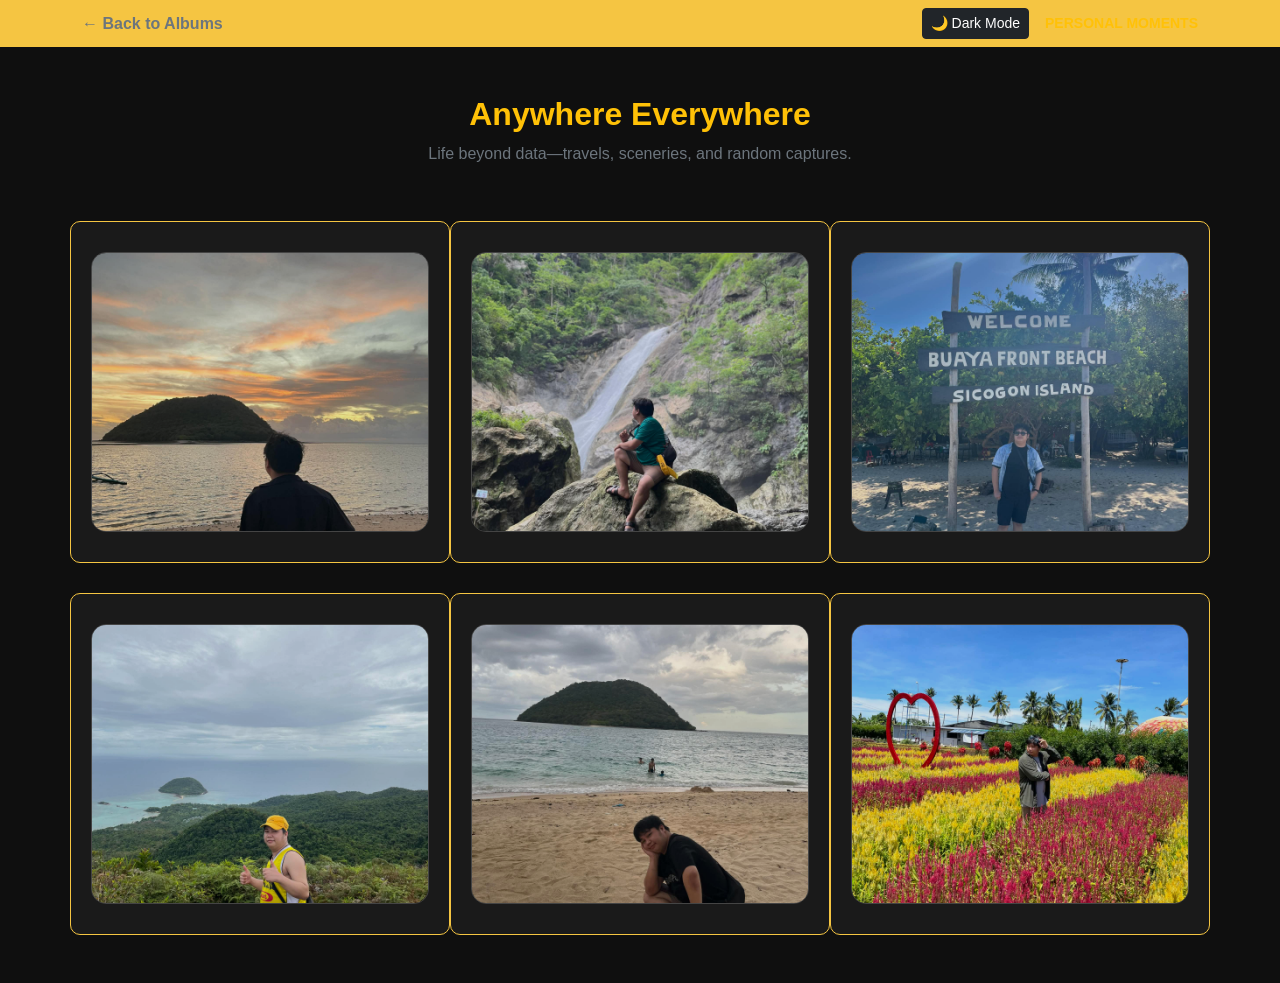
<file: album-anywhere.html>
<!DOCTYPE html>
<html lang="en">
<head>
    <meta charset="UTF-8">
    <meta name="viewport" content="width=device-width, initial-scale=1.0">
    <title>Anywhere Everywhere | Jizryl Arboleda</title>
    <link href="https://cdn.jsdelivr.net/npm/bootstrap@5.3.2/dist/css/bootstrap.min.css" rel="stylesheet">
    <link rel="stylesheet" href="style.css">
    <style>
        /* --- ANIMATIONS --- */
        @keyframes floatCard {
            0% { transform: translateY(0px); }
            50% { transform: translateY(-12px); }
            100% { transform: translateY(0px); }
        }

        .photo-card {
            cursor: pointer;
            overflow: hidden;
            border-radius: 15px;
            border: 1px solid #444;
            transition: all 0.4s ease;
            height: 280px;
            animation: floatCard 5s ease-in-out infinite;
            background: #1a1a1a;
        }

        /* Light Mode adjustment para sa cards */
        body.light-mode .photo-card {
            background: #fff;
            border-color: #ddd;
        }

        .col-md-4:nth-child(3n+1) .photo-card { animation-delay: 0s; }
        .col-md-4:nth-child(3n+2) .photo-card { animation-delay: 1.5s; }
        .col-md-4:nth-child(3n+3) .photo-card { animation-delay: 0.8s; }

        .photo-card:hover {
            border-color: #ffc107;
            animation-play-state: paused;
            transform: scale(1.03);
            box-shadow: 0 10px 25px rgba(255, 193, 7, 0.25);
        }

        .photo-card img {
            width: 100%;
            height: 100%;
            object-fit: cover;
            filter: brightness(0.9);
            transition: 0.4s;
        }

        /* Modal styling remains dark for better viewing of photos */
        .modal-content {
            background-color: rgba(0, 0, 0, 0.95);
            border: 1px solid #ffc107;
        }
        .carousel-img {
            max-height: 75vh;
            object-fit: contain;
        }
    </style>
</head>
<body> <nav class="navbar navbar-expand-lg custom-navbar sticky-top">
        <div class="container d-flex justify-content-between align-items-center">
            <a href="gallery.html" class="text-decoration-none text-secondary fw-bold btn-back">← Back to Albums</a>
            
            <div class="ms-auto me-3">
                <button class="btn btn-dark btn-sm" onclick="toggleTheme()" id="theme-btn">
                    🌙 Dark Mode
                </button>
            </div>
            
            <span class="text-warning fw-bold small text-uppercase tracking-widest d-none d-sm-inline">Personal Moments</span>
        </div>
    </nav>

    <main class="container my-5 text-center">
        <h2 class="text-warning mb-2 fw-bold">Anywhere Everywhere</h2>
        <p class="text-secondary mb-5">Life beyond data—travels, sceneries, and random captures.</p>
        
        <div class="row g-4">
            <div class="col-md-4 col-6 feature">
                <div class="photo-card" data-bs-toggle="modal" data-bs-target="#anywhereModal" data-bs-slide-to="0">
                    <img src="anywhere-cover.jpeg" alt="Travel 1">
                </div>
            </div>
            <div class="col-md-4 col-6 feature">
                <div class="photo-card" data-bs-toggle="modal" data-bs-target="#anywhereModal" data-bs-slide-to="1">
                    <img src="travel2.jpeg" alt="Travel 2">
                </div>
            </div>
            <div class="col-md-4 col-6 feature">
                <div class="photo-card" data-bs-toggle="modal" data-bs-target="#anywhereModal" data-bs-slide-to="2">
                    <img src="travel3.jpeg" alt="Travel 3">
                </div>
            </div>
            <div class="col-md-4 col-6 feature">
                <div class="photo-card" data-bs-toggle="modal" data-bs-target="#anywhereModal" data-bs-slide-to="3">
                    <img src="travel4.jpeg" alt="Travel 4">
                </div>
            </div>
            <div class="col-md-4 col-6 feature">
                <div class="photo-card" data-bs-toggle="modal" data-bs-target="#anywhereModal" data-bs-slide-to="4">
                    <img src="travel5.jpeg" alt="Travel 5">
                </div>
            </div>
            <div class="col-md-4 col-6 feature">
                <div class="photo-card" data-bs-toggle="modal" data-bs-target="#anywhereModal" data-bs-slide-to="5">
                    <img src="travel6.jpeg" alt="Travel 6">
                </div>
            </div>
        </div>
    </main>

    <div class="modal fade" id="anywhereModal" tabindex="-1" aria-hidden="true">
        <div class="modal-dialog modal-dialog-centered modal-xl">
            <div class="modal-content">
                <div class="text-end p-3">
                    <button type="button" class="btn-close btn-close-white" data-bs-dismiss="modal" aria-label="Close"></button>
                </div>
                <div class="modal-body p-0">
                    <div id="anywhereCarousel" class="carousel slide" data-bs-ride="false">
                        <div class="carousel-inner">
                            <div class="carousel-item active">
                                <img src="anywhere-cover.jpeg" class="d-block w-100 carousel-img">
                                <div class="text-center py-3 text-warning italic">"Exploring new perspectives."</div>
                            </div>
                            <div class="carousel-item">
                                <img src="travel2.jpeg" class="d-block w-100 carousel-img">
                                <div class="text-center py-3 text-warning italic">"Nature's way of resetting the mind."</div>
                            </div>
                            <div class="carousel-item">
                                <img src="travel3.jpeg" class="d-block w-100 carousel-img">
                                <div class="text-center py-3 text-warning italic">"Sailing is not just a trip, it's a journey."</div>
                            </div>
                            <div class="carousel-item">
                                <img src="travel4.jpeg" class="d-block w-100 carousel-img">
                                <div class="text-center py-3 text-warning italic">"The beauty of the journey."</div>
                            </div>
                            <div class="carousel-item">
                                <img src="travel5.jpeg" class="d-block w-100 carousel-img">
                                <div class="text-center py-3 text-warning italic">"The ocean's roar is music to the soul."</div>
                            </div>
                            <div class="carousel-item">
                                <img src="travel6.jpeg" class="d-block w-100 carousel-img">
                                <div class="text-center py-3 text-warning italic">"Capturing moments that last."</div>
                            </div>
                        </div>
                        <button class="carousel-control-prev" type="button" data-bs-target="#anywhereCarousel" data-bs-slide="prev">
                            <span class="carousel-control-prev-icon" aria-hidden="true"></span>
                        </button>
                        <button class="carousel-control-next" type="button" data-bs-target="#anywhereCarousel" data-bs-slide="next">
                            <span class="carousel-control-next-icon" aria-hidden="true"></span>
                        </button>
                    </div>
                </div>
            </div>
        </div>
    </div>

    <script src="https://cdn.jsdelivr.net/npm/bootstrap@5.3.2/dist/js/bootstrap.bundle.min.js"></script>
    <script src="script.js"></script> <script>
        // Modal & Carousel initialization
        const myModal = document.getElementById('anywhereModal');
        const carouselEl = document.getElementById('anywhereCarousel');
        const carousel = new bootstrap.Carousel(carouselEl);

        myModal.addEventListener('show.bs.modal', function (event) {
            const button = event.relatedTarget;
            const slideIndex = button.getAttribute('data-bs-slide-to');
            carousel.to(slideIndex);
        });
    </script>
</body>
</html>
</file>
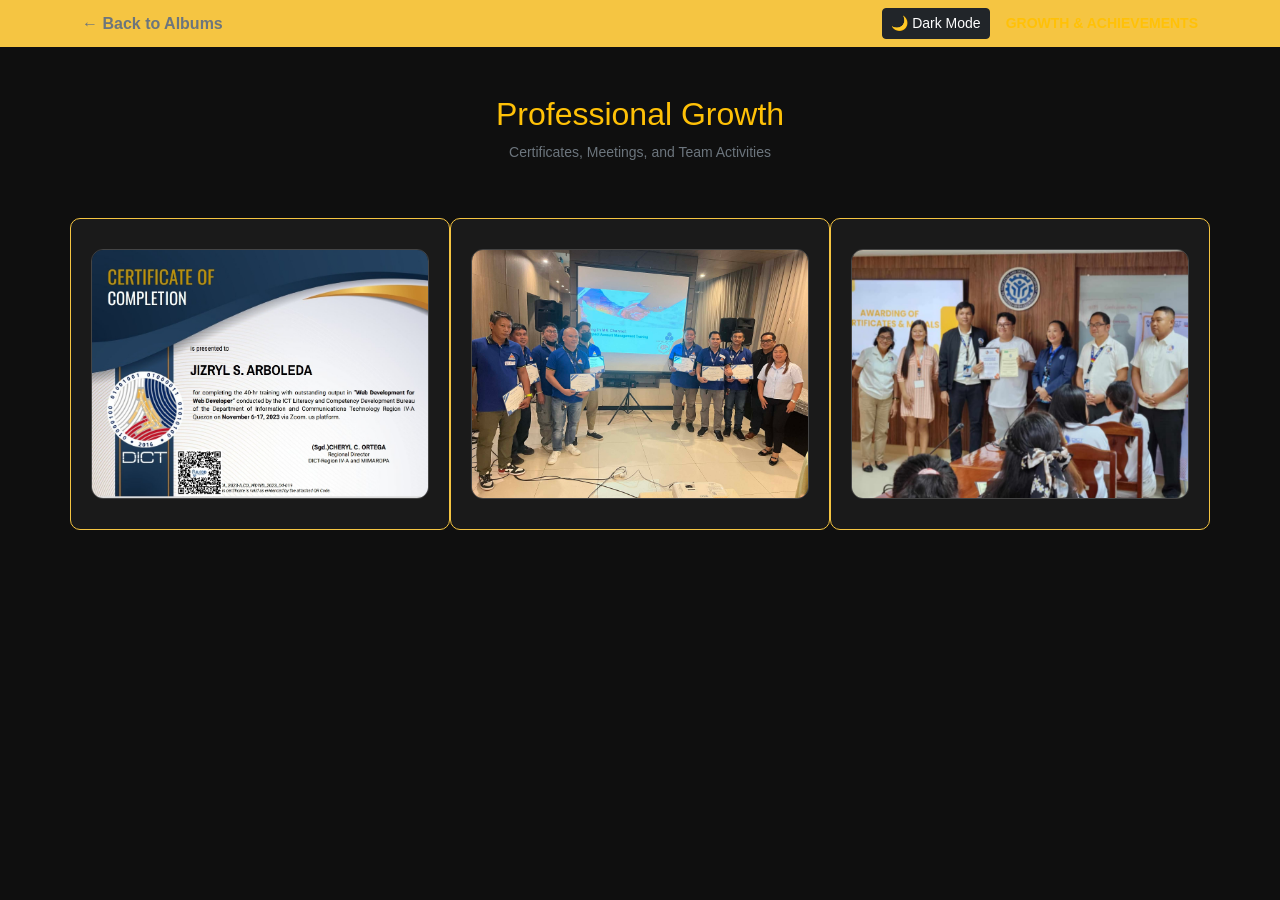
<file: album-growth.html>
<!DOCTYPE html>
<html lang="en">
<head>
    <meta charset="UTF-8">
    <meta name="viewport" content="width=device-width, initial-scale=1.0">
    <title>Professional Growth | Jizryl Arboleda</title>
    <link href="https://cdn.jsdelivr.net/npm/bootstrap@5.3.2/dist/css/bootstrap.min.css" rel="stylesheet">
    <link rel="stylesheet" href="style.css"> <style>
        /* --- FLOATING ANIMATION --- */
        @keyframes floatCard {
            0% { transform: translateY(0px); }
            50% { transform: translateY(-12px); }
            100% { transform: translateY(0px); }
        }

        .photo-card {
            cursor: pointer;
            overflow: hidden;
            border-radius: 12px;
            border: 1px solid #444;
            transition: all 0.4s ease;
            height: 250px;
            animation: floatCard 4s ease-in-out infinite;
            background: #1a1a1a; /* Default dark background */
        }

        /* Support para sa Light Mode cards */
        body.light-mode .photo-card {
            background: #ffffff;
            border-color: #ddd;
        }

        .col-md-4:nth-child(odd) .photo-card { animation-delay: 0.7s; }
        .col-md-4:nth-child(even) .photo-card { animation-delay: 1.2s; }

        .photo-card:hover {
            border-color: #ffc107;
            animation-play-state: paused;
            transform: scale(1.05);
            box-shadow: 0 10px 20px rgba(255, 193, 7, 0.2);
        }

        .photo-card img {
            width: 100%;
            height: 100%;
            object-fit: cover;
        }

        /* Modal styling para sa photos */
        .modal-content {
            background-color: rgba(0, 0, 0, 0.95);
            border: 1px solid #ffc107;
        }
        .carousel-img {
            max-height: 80vh;
            object-fit: contain;
        }
    </style>
</head>
<body> <nav class="navbar navbar-expand-lg custom-navbar sticky-top">
        <div class="container d-flex justify-content-between align-items-center">
            <a href="gallery.html" class="text-decoration-none text-secondary fw-bold">← Back to Albums</a>
            
            <div class="ms-auto me-3">
                <button class="btn btn-dark btn-sm" onclick="toggleTheme()" id="theme-btn">
                    🌙 Dark Mode
                </button>
            </div>
            
            <span class="text-warning fw-bold small text-uppercase d-none d-sm-inline">Growth & Achievements</span>
        </div>
    </nav>

    <main class="container my-5">
        <h2 class="text-warning mb-2 text-center">Professional Growth</h2>
        <p class="text-secondary text-center mb-5 small">Certificates, Meetings, and Team Activities</p>
        
        <div class="row g-4">
            <div class="col-md-4 col-6 feature">
                <div class="photo-card" data-bs-toggle="modal" data-bs-target="#growthModal" data-bs-slide-to="0">
                    <img src="cert1.jpg" alt="DICT Certificate">
                </div>
            </div>
            <div class="col-md-4 col-6 feature">
                <div class="photo-card" data-bs-toggle="modal" data-bs-target="#growthModal" data-bs-slide-to="1">
                    <img src="growth-cover.jpeg" alt="Teams Seminar">
                </div>
            </div>
            <div class="col-md-4 col-6 feature">
                <div class="photo-card" data-bs-toggle="modal" data-bs-target="#growthModal" data-bs-slide-to="2">
                    <img src="seminar2.jpeg" alt="Team Activity">
                </div>
            </div>
        </div>
    </main>

    <div class="modal fade" id="growthModal" tabindex="-1" aria-hidden="true">
        <div class="modal-dialog modal-dialog-centered modal-xl">
            <div class="modal-content">
                <div class="text-end p-3">
                    <button type="button" class="btn-close btn-close-white" data-bs-dismiss="modal" aria-label="Close"></button>
                </div>
                
                <div class="modal-body p-0">
                    <div id="growthCarousel" class="carousel slide" data-bs-ride="false">
                        <div class="carousel-inner">
                            <div class="carousel-item active">
                                <img src="cert1.jpg" class="d-block w-100 carousel-img">
                                <div class="text-center py-3 text-warning">Verified Professional Certificate</div>
                            </div>
                            <div class="carousel-item">
                                <img src="growth-cover.jpeg" class="d-block w-100 carousel-img">
                                <div class="text-center py-3 text-warning">MK Capability Training</div>
                            </div>
                            <div class="carousel-item">
                                <img src="seminar2.jpeg" class="d-block w-100 carousel-img">
                                <div class="text-center py-3 text-warning">SPARK Technical Training on Contact Services NC II</div>
                            </div>
                        </div>

                        <button class="carousel-control-prev" type="button" data-bs-target="#growthCarousel" data-bs-slide="prev">
                            <span class="carousel-control-prev-icon" aria-hidden="true"></span>
                        </button>
                        <button class="carousel-control-next" type="button" data-bs-target="#growthCarousel" data-bs-slide="next">
                            <span class="carousel-control-next-icon" aria-hidden="true"></span>
                        </button>
                    </div>
                </div>
            </div>
        </div>
    </div>

    <script src="https://cdn.jsdelivr.net/npm/bootstrap@5.3.2/dist/js/bootstrap.bundle.min.js"></script>
    <script src="script.js"></script> <script>
        const myModal = document.getElementById('growthModal');
        const carouselEl = document.getElementById('growthCarousel');
        const carousel = new bootstrap.Carousel(carouselEl);

        myModal.addEventListener('show.bs.modal', function (event) {
            const button = event.relatedTarget;
            const slideIndex = button.getAttribute('data-bs-slide-to');
            carousel.to(slideIndex);
        });
    </script>
</body>
</html>
</file>
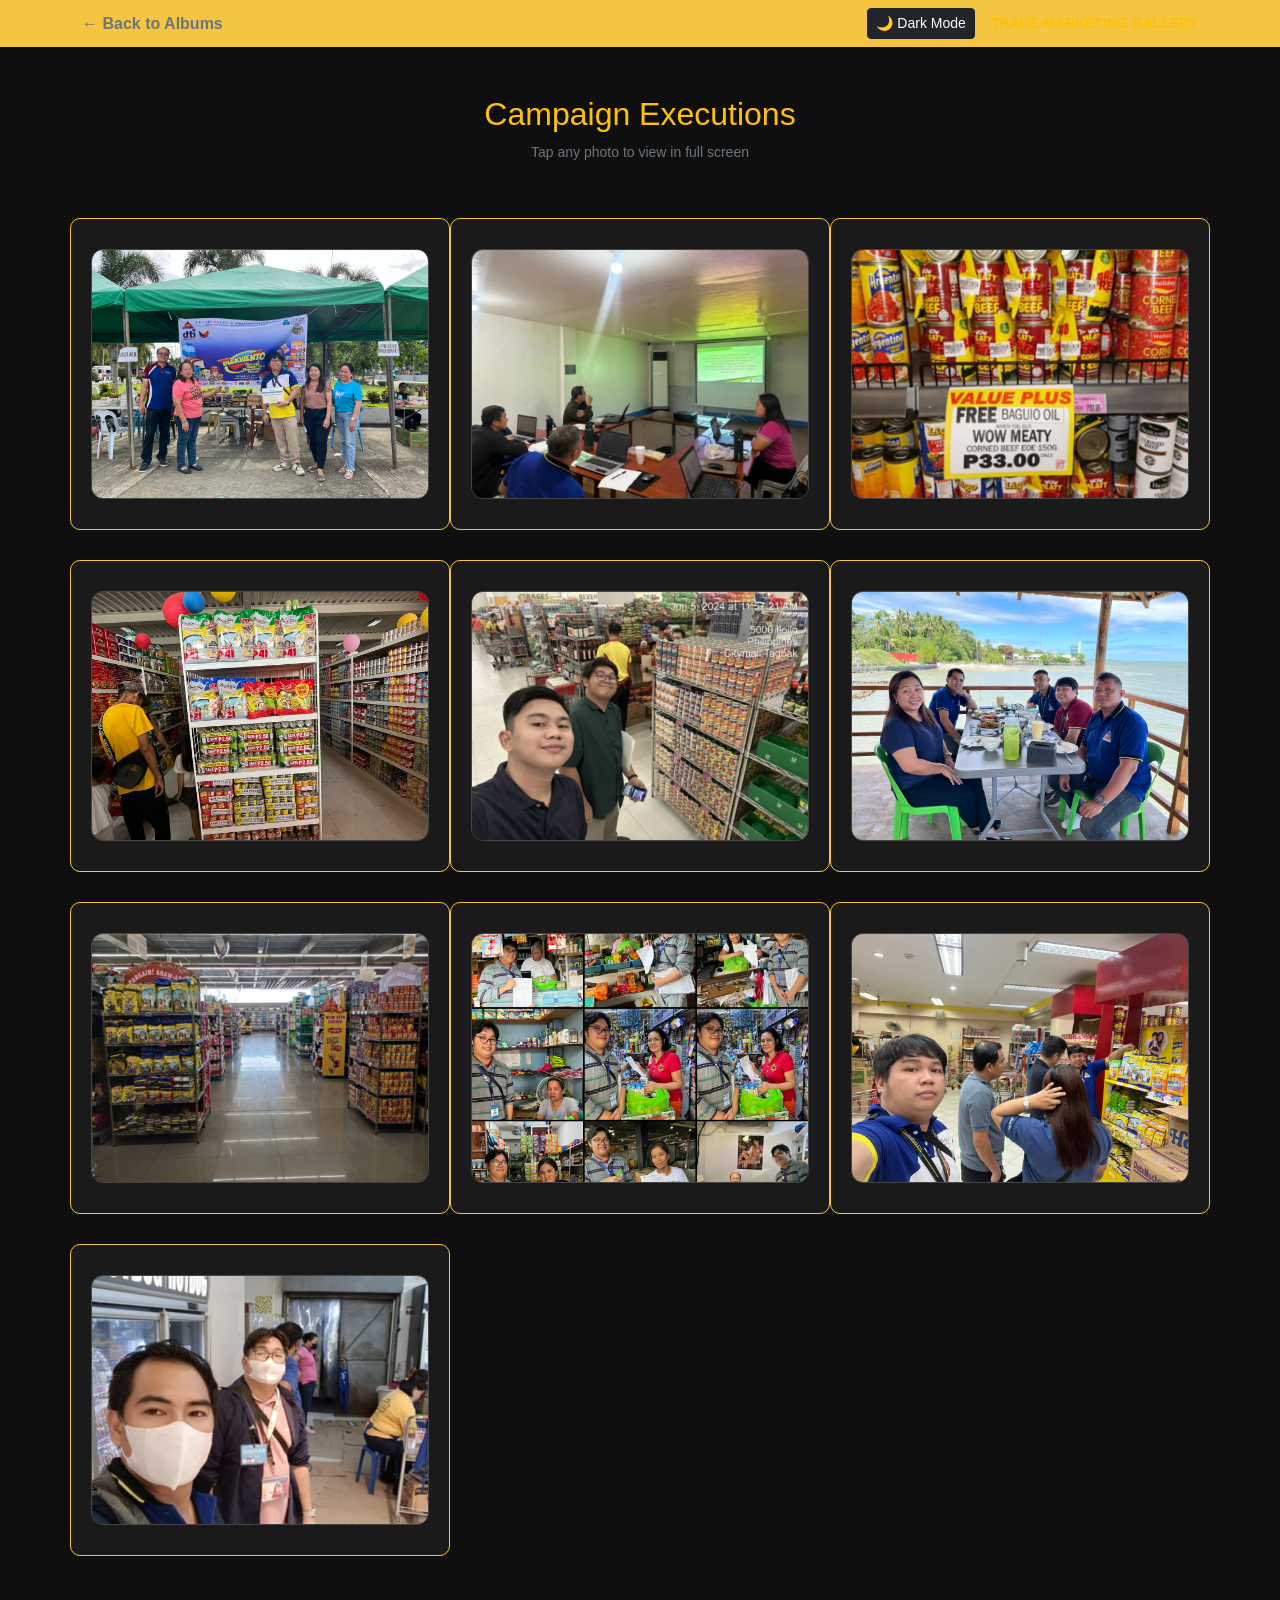
<file: album-marketing.html>
<!DOCTYPE html>
<html lang="en">
<head>
    <meta charset="UTF-8">
    <meta name="viewport" content="width=device-width, initial-scale=1.0">
    <title>Marketing Album | Jizryl Arboleda</title>
    <link href="https://cdn.jsdelivr.net/npm/bootstrap@5.3.2/dist/css/bootstrap.min.css" rel="stylesheet">
    <link rel="stylesheet" href="style.css"> <style>
        /* --- FLOATING ANIMATION --- */
        @keyframes floatCard {
            0% { transform: translateY(0px); }
            50% { transform: translateY(-12px); }
            100% { transform: translateY(0px); }
        }

        .photo-card {
            cursor: pointer;
            overflow: hidden;
            border-radius: 12px;
            border: 1px solid #444;
            transition: all 0.4s ease;
            height: 250px;
            animation: floatCard 4s ease-in-out infinite;
            background: #1a1a1a; /* Default background para sa cards */
        }

        /* Support para sa Light Mode cards */
        body.light-mode .photo-card {
            background: #ffffff;
            border-color: #ddd;
        }

        /* Staggered effect para sa animation */
        .col-md-4:nth-child(odd) .photo-card {
            animation-delay: 0.5s;
        }
        .col-md-4:nth-child(even) .photo-card {
            animation-delay: 1.5s;
        }

        .photo-card:hover {
            border-color: #ffc107;
            animation-play-state: paused; 
            transform: scale(1.05);
            box-shadow: 0 10px 20px rgba(255, 193, 7, 0.3);
        }

        .photo-card img {
            width: 100%;
            height: 100%;
            object-fit: cover;
        }

        /* Light mode text colors */
        body.light-mode .text-secondary {
            color: #6c757d !important;
        }

        /* Modal styling - Mas maganda kung dark pa rin ang modal para sa photos */
        .modal-content {
            background-color: rgba(0, 0, 0, 0.95);
            border: 1px solid #ffc107;
        }
        .carousel-img {
            max-height: 80vh;
            object-fit: contain;
        }
        .carousel-control-prev, .carousel-control-next {
            width: 10%;
        }
    </style>
</head>
<body> <nav class="navbar navbar-expand-lg custom-navbar sticky-top">
        <div class="container d-flex justify-content-between align-items-center">
            <a href="gallery.html" class="text-decoration-none text-secondary fw-bold">← Back to Albums</a>
            
            <div class="ms-auto me-3">
                <button class="btn btn-dark btn-sm" onclick="toggleTheme()" id="theme-btn">
                    🌙 Dark Mode
                </button>
            </div>

            <span class="text-warning fw-bold small text-uppercase d-none d-sm-inline">Trade Marketing Gallery</span>
        </div>
    </nav>

    <main class="container my-5">
        <h2 class="text-warning mb-2 text-center">Campaign Executions</h2>
        <p class="text-secondary text-center mb-5 small">Tap any photo to view in full screen</p>
        
        <div class="row g-4">
            <div class="col-md-4 col-6 feature">
                <div class="photo-card" data-bs-toggle="modal" data-bs-target="#lightboxModal" data-bs-slide-to="0">
                    <img src="marketing-cover.jpeg" alt="Caravan Selling">
                </div>
            </div>
            <div class="col-md-4 col-6 feature">
                <div class="photo-card" data-bs-toggle="modal" data-bs-target="#lightboxModal" data-bs-slide-to="1">
                    <img src="meeting-cover.jpeg" alt="Meeting">
                </div>
            </div>
            <div class="col-md-4 col-6 feature">
                <div class="photo-card" data-bs-toggle="modal" data-bs-target="#lightboxModal" data-bs-slide-to="2">
                    <img src="marketing 1.jpeg" alt="Event 3">
                </div>
            </div>
            <div class="col-md-4 col-6 feature">
                <div class="photo-card" data-bs-toggle="modal" data-bs-target="#lightboxModal" data-bs-slide-to="3">
                    <img src="marketing4.jpeg" alt="Event 4">
                </div>
            </div>
            <div class="col-md-4 col-6 feature">
                <div class="photo-card" data-bs-toggle="modal" data-bs-target="#lightboxModal" data-bs-slide-to="4">
                    <img src="marketing5.jpeg" alt="Event 5">
                </div>
            </div>
            <div class="col-md-4 col-6 feature">
                <div class="photo-card" data-bs-toggle="modal" data-bs-target="#lightboxModal" data-bs-slide-to="5">
                    <img src="marketing6.jpeg" alt="Event 6">
                </div>
            </div>
            <div class="col-md-4 col-6 feature">
                <div class="photo-card" data-bs-toggle="modal" data-bs-target="#lightboxModal" data-bs-slide-to="6">
                    <img src="marketing7.jpeg" alt="Event 7">
                </div>
            </div>
            <div class="col-md-4 col-6 feature">
                <div class="photo-card" data-bs-toggle="modal" data-bs-target="#lightboxModal" data-bs-slide-to="7">
                    <img src="marketing8.jpeg" alt="Event 8">
                </div>
            </div>
            <div class="col-md-4 col-6 feature">
                <div class="photo-card" data-bs-toggle="modal" data-bs-target="#lightboxModal" data-bs-slide-to="8">
                    <img src="marketing9.jpeg" alt="Event 9">
                </div>
            </div>
            <div class="col-md-4 col-6 feature">
                <div class="photo-card" data-bs-toggle="modal" data-bs-target="#lightboxModal" data-bs-slide-to="9">
                    <img src="marketing10.jpeg" alt="Event 10">
                </div>
            </div>
        </div>
    </main>

    <div class="modal fade" id="lightboxModal" tabindex="-1" aria-hidden="true">
        <div class="modal-dialog modal-dialog-centered modal-xl">
            <div class="modal-content">
                <div class="text-end p-3">
                    <button type="button" class="btn-close btn-close-white" data-bs-dismiss="modal" aria-label="Close"></button>
                </div>
                <div class="modal-body p-0">
                    <div id="carouselExample" class="carousel slide" data-bs-ride="false">
                        <div class="carousel-inner">
                            <div class="carousel-item active">
                                <img src="marketing-cover.jpeg" class="d-block w-100 carousel-img">
                                <div class="text-center py-3 text-warning">Caravan Selling at Lambunao iloilo</div>
                            </div>
                            <div class="carousel-item">
                                <img src="meeting-cover.jpeg" class="d-block w-100 carousel-img">
                                <div class="text-center py-3 text-warning">Monthly Meeting (Volume Targets/Budget Planning)</div>
                            </div>
                            <div class="carousel-item">
                                <img src="marketing 1.jpeg" class="d-block w-100 carousel-img">
                                <div class="text-center py-3 text-warning">Value Plus Free Baguio Oil When You Buy 1 Wow Meaty Corned Beef</div>
                            </div>
                            <div class="carousel-item">
                                <img src="marketing4.jpeg" class="d-block w-100 carousel-img">
                                <div class="text-center py-3 text-warning">Gondola End for BTF (DEP)</div>
                            </div>
                            <div class="carousel-item">
                                <img src="marketing5.jpeg" class="d-block w-100 carousel-img">
                                <div class="text-center py-3 text-warning">Trade Check with BDM Sir Marlo at ILOILO SOCIETY RIZAL</div>
                            </div>
                            <div class="carousel-item">
                                <img src="marketing6.jpeg" class="d-block w-100 carousel-img">
                                <div class="text-center py-3 text-warning">Lunch meeting with the bosses — inspiring discussion!</div>
                            </div>
                            <div class="carousel-item">
                                <img src="marketing7.jpeg" class="d-block w-100 carousel-img">
                                <div class="text-center py-3 text-warning">Campaign Execution For BTF DEP Gondola</div>
                            </div>
                            <div class="carousel-item">
                                <img src="marketing8.jpeg" class="d-block w-100 carousel-img">
                                <div class="text-center py-3 text-warning">Campaign Execution for Siklab Palengke Free Goods</div>
                            </div>
                            <div class="carousel-item">
                                <img src="marketing9.jpeg" class="d-block w-100 carousel-img">
                                <div class="text-center py-3 text-warning">Trade Check with Visitor from Century Mnl </div>
                            </div>
                            <div class="carousel-item">
                                <img src="marketing10.jpeg" class="d-block w-100 carousel-img">
                                <div class="text-center py-3 text-warning">Trade Check at ILOILO SUPERMART with my Operations Manager</div>
                            </div>
                        </div>
                        <button class="carousel-control-prev" type="button" data-bs-target="#carouselExample" data-bs-slide="prev">
                            <span class="carousel-control-prev-icon" aria-hidden="true"></span>
                        </button>
                        <button class="carousel-control-next" type="button" data-bs-target="#carouselExample" data-bs-slide="next">
                            <span class="carousel-control-next-icon" aria-hidden="true"></span>
                        </button>
                    </div>
                </div>
            </div>
        </div>
    </div>

    <script src="https://cdn.jsdelivr.net/npm/bootstrap@5.3.2/dist/js/bootstrap.bundle.min.js"></script>
    <script src="script.js"></script> <script>
        const myModal = document.getElementById('lightboxModal');
        const carouselEl = document.getElementById('carouselExample');
        const carousel = new bootstrap.Carousel(carouselEl);

        myModal.addEventListener('show.bs.modal', function (event) {
            const button = event.relatedTarget;
            const slideIndex = button.getAttribute('data-bs-slide-to');
            carousel.to(parseInt(slideIndex));
        });
    </script>
</body>
</html>
</file>
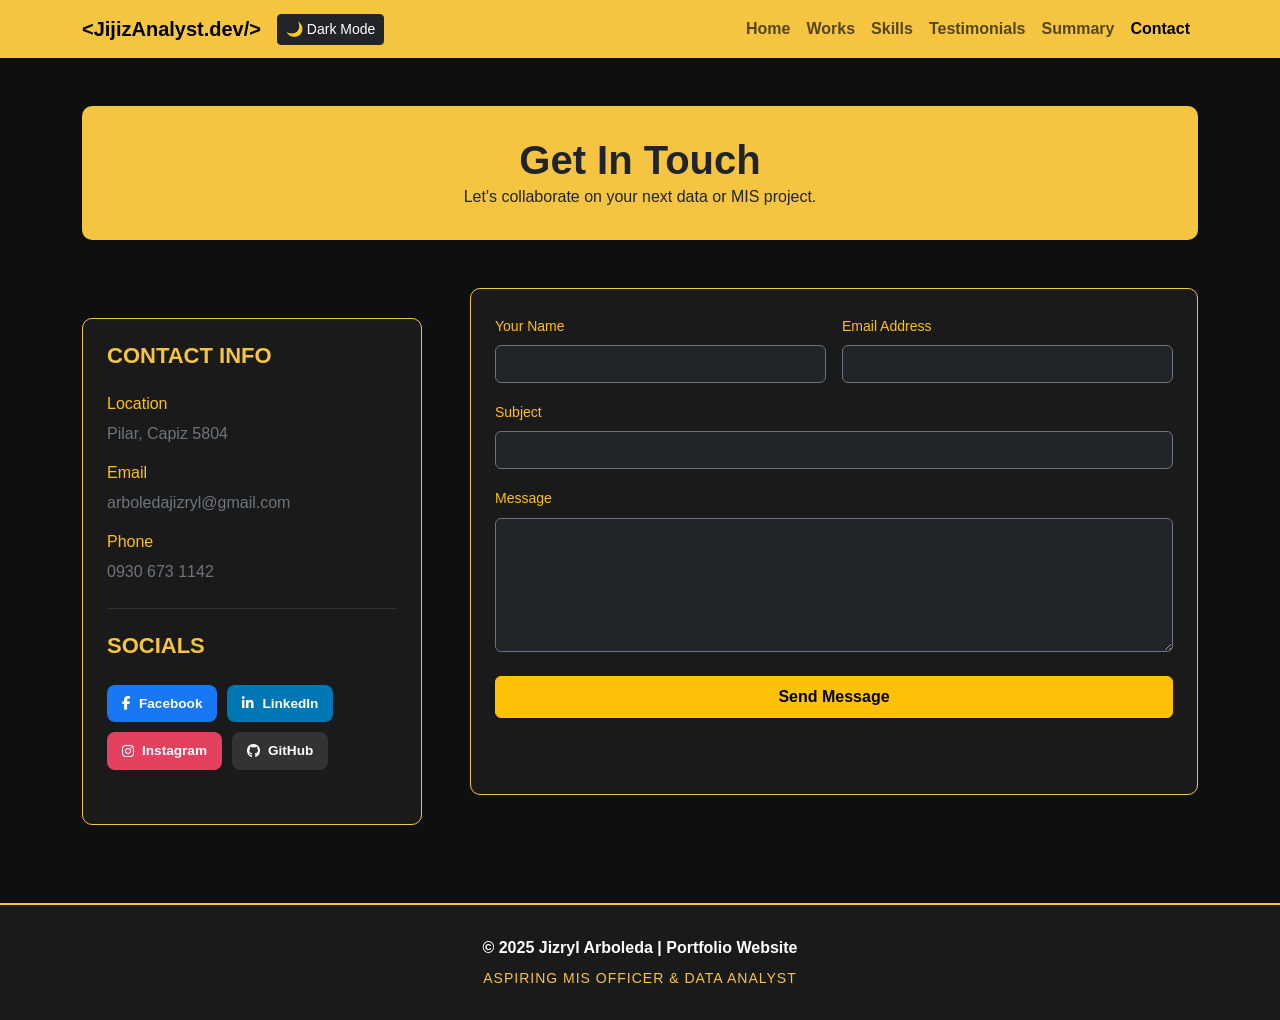
<file: contact.html>
<!DOCTYPE html>
<html lang="en">
<head>
    <meta charset="UTF-8">
    <meta name="viewport" content="width=device-width, initial-scale=1.0">
    <title>Contact | Jizryl S. Arboleda</title>
    <link href="https://cdn.jsdelivr.net/npm/bootstrap@5.3.2/dist/css/bootstrap.min.css" rel="stylesheet">
    <link rel="stylesheet" href="https://cdnjs.cloudflare.com/ajax/libs/font-awesome/6.4.2/css/all.min.css">
    <link rel="stylesheet" href="style.css">
</head>
<body>

    <nav class="navbar navbar-expand-lg custom-navbar">
        <div class="container">
            <a class="navbar-brand fw-bold" href="index.html">&lt;JijizAnalyst.dev/&gt;</a>
            <div class="ms-auto me-2">
                <button class="btn btn-dark btn-sm" onclick="toggleTheme()" id="theme-btn">🌙 Dark Mode</button>
            </div>
            <button class="navbar-toggler" type="button" data-bs-toggle="collapse" data-bs-target="#mainNav">
                <span class="navbar-toggler-icon"></span>
            </button>
            <div class="collapse navbar-collapse" id="mainNav">
                <ul class="navbar-nav ms-auto">
                    <li class="nav-item"><a class="nav-link fw-semibold" href="index.html">Home</a></li>
                    <li class="nav-item"><a class="nav-link fw-semibold" href="works.html">Works</a></li>
                    <li class="nav-item"><a class="nav-link fw-semibold" href="skills.html">Skills</a></li>
                    <li class="nav-item"><a class="nav-link fw-semibold" href="testimonials.html">Testimonials</a></li>
                    <li class="nav-item"><a class="nav-link fw-semibold" href="summary.html">Summary</a></li>
                    <li class="nav-item"><a class="nav-link fw-semibold active" href="contact.html">Contact</a></li>
                </ul>
            </div>
        </div>
    </nav>

    <div class="container py-5">
        <header class="work-header text-dark mb-5 text-center">
            <h1 class="fw-bold mb-0">Get In Touch</h1>
            <p class="mb-0">Let's collaborate on your next data or MIS project.</p>
        </header>

        <div class="row g-5">
            <div class="col-lg-4">
                <div class="feature h-100 p-4 text-start">
                    <h2 class="section-title" style="border:none; padding:0;">Contact Info</h2>
                    <div class="mt-4">
                        <h6 class="text-warning">Location</h6>
                        <p class="text-secondary">Pilar, Capiz 5804</p>
                    </div>
                    <div class="mt-3">
                        <h6 class="text-warning">Email</h6>
                        <p class="text-secondary">arboledajizryl@gmail.com</p>
                    </div>
                    <div class="mt-3">
                        <h6 class="text-warning">Phone</h6>
                        <p class="text-secondary">0930 673 1142</p>
                    </div>
                    
                    <hr class="my-4 border-secondary">
                    
                    <h2 class="section-title" style="border:none; padding:0;">Socials</h2>
<div class="mt-3 social-floating-wrap">
    <a href="https://www.facebook.com/share/1CHNqpURe1/" class="social-btn facebook" target="_blank" rel="noopener noreferrer">
        <i class="fab fa-facebook-f"></i> Facebook
    </a>
    
    <a href="https://www.linkedin.com/in/jizryl-arboleda-672b742b5" class="social-btn linkedin" target="_blank" rel="noopener noreferrer">
        <i class="fab fa-linkedin-in"></i> LinkedIn
    </a>

    <a href="#" class="social-btn instagram" target="_blank" rel="noopener noreferrer">
        <i class="fab fa-instagram"></i> Instagram
    </a>

    <a href="https://github.com/jijiz19" class="social-btn github" target="_blank" rel="noopener noreferrer">
        <i class="fab fa-github"></i> GitHub
    </a>
</div>

                </div>
            </div>

<div class="col-lg-8">
    <div class="work-card p-4">
        <form action="https://formspree.io/f/mgowlqog" method="POST">
            <div class="row g-3">
                <div class="col-md-6">
                    <label class="form-label small text-warning">Your Name</label>
                    <input type="text" name="name" class="form-control bg-dark text-white border-secondary" placeholder="Enter name" required>
                </div>
                <div class="col-md-6">
                    <label class="form-label small text-warning">Email Address</label>
                    <input type="email" name="email" class="form-control bg-dark text-white border-secondary" placeholder="Enter email" required>
                </div>
                <div class="col-12">
                    <label class="form-label small text-warning">Subject</label>
                    <input type="text" name="subject" class="form-control bg-dark text-white border-secondary" placeholder="How can I help?">
                </div>
                <div class="col-12">
                    <label class="form-label small text-warning">Message</label>
                    <textarea name="message" class="form-control bg-dark text-white border-secondary" rows="5" placeholder="Write your message here..." required></textarea>
                </div>
                <div class="col-12 mt-4">
                    <button type="submit" class="btn btn-warning w-100 fw-bold py-2">Send Message</button>
                </div>
            </div>
        </form>
    </div>
</div>

        </div>
    </div>

   <footer class="main-footer">
        <div class="container text-center">
            <p class="mb-1">© 2025 Jizryl Arboleda | Portfolio Website</p>
            <div class="footer-links">
                <small>Aspiring MIS Officer & Data Analyst</small>
            </div>
        </div>
    </footer>

    <script src="https://cdn.jsdelivr.net/npm/bootstrap@5.3.2/dist/js/bootstrap.bundle.min.js"></script>
    <script src="script.js"></script>
</body>
</html>
</file>
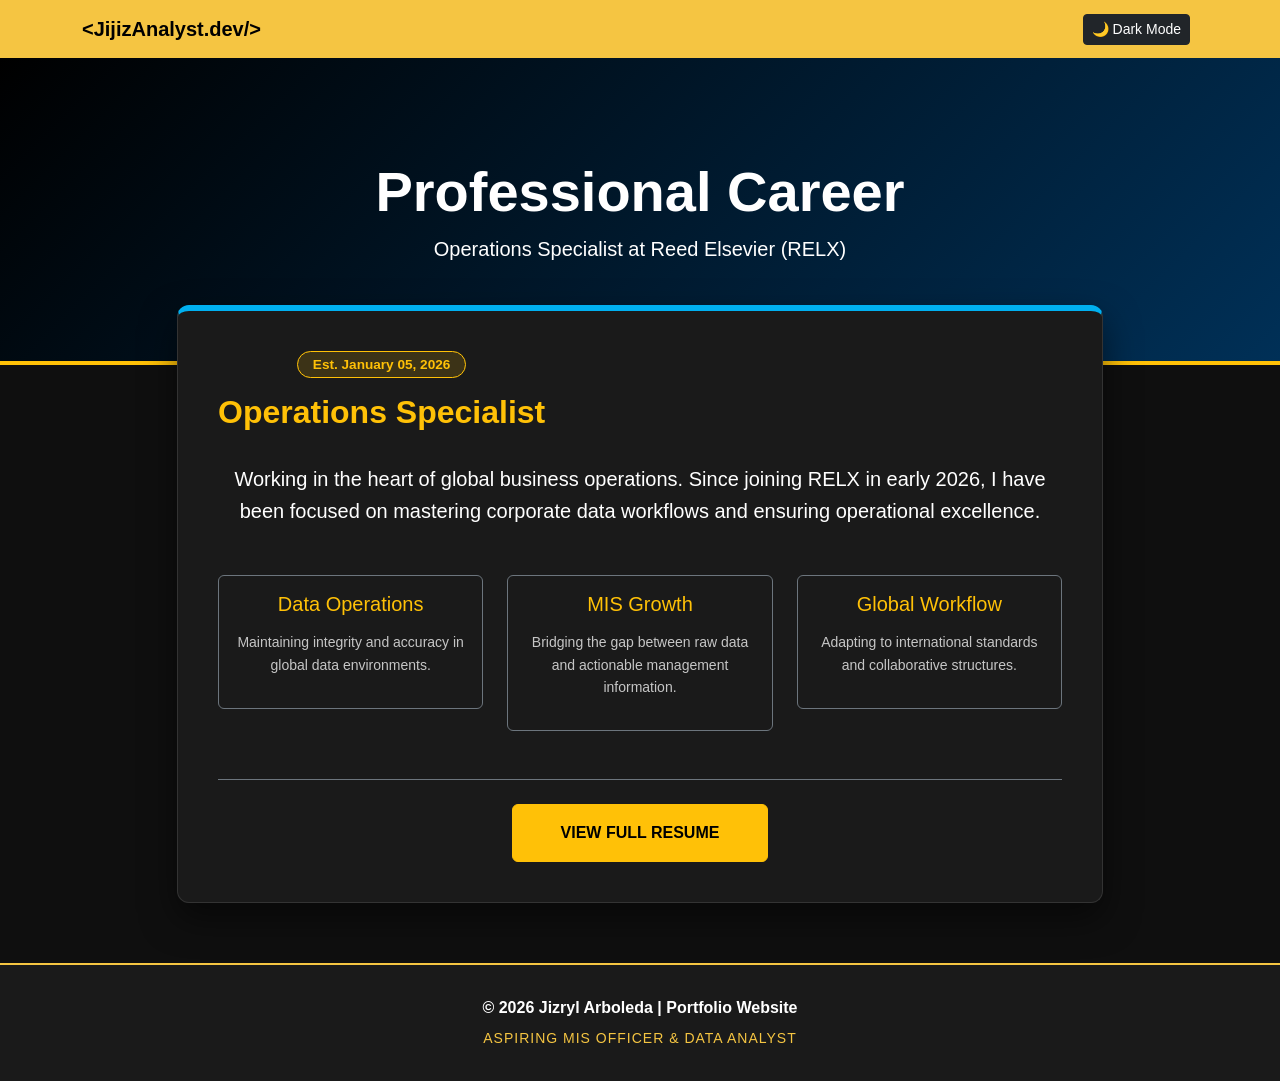
<file: experience.html>
<!DOCTYPE html>
<html lang="en">
<head>
    <meta charset="UTF-8">
    <meta name="viewport" content="width=device-width, initial-scale=1.0">
    <title>Operations Specialist | Jizryl Arboleda</title>
    <link href="https://cdn.jsdelivr.net/npm/bootstrap@5.3.2/dist/css/bootstrap.min.css" rel="stylesheet">
    <link rel="stylesheet" href="style.css">
    <style>
        :root {
            --relx-blue: #003057;
            --relx-sky: #00b0f0;
        }
        /* Header styling with RELX Gradient */
        .experience-header {
            background: linear-gradient(135deg, #000 0%, var(--relx-blue) 100%);
            padding: 100px 0 80px;
            border-bottom: 4px solid #ffc107;
            color: white;
        }
        /* Card that adapts to Light/Dark Mode */
        .relx-card {
            background: #1a1a1a; /* Default Dark */
            border: 1px solid #333;
            border-top: 6px solid var(--relx-sky);
            border-radius: 12px;
            padding: 40px;
            margin-top: -60px;
            box-shadow: 0 15px 35px rgba(0,0,0,0.5);
        }
        /* Light Mode Overrides based on your script.js .light-mode class */
        body.light-mode .relx-card {
            background: #ffffff;
            color: #212529;
            border: 1px solid #dee2e6;
            border-top: 6px solid var(--relx-sky);
            box-shadow: 0 10px 20px rgba(0,0,0,0.1);
        }
        .hired-tag {
            background: rgba(255, 193, 7, 0.15);
            color: #ffc107;
            border: 1px solid #ffc107;
            padding: 5px 15px;
            border-radius: 20px;
            font-weight: bold;
            font-size: 0.85rem;
        }
    </style>
</head>
<body>

    <nav class="navbar navbar-expand-lg custom-navbar">
        <div class="container">
            <a class="navbar-brand fw-bold" href="index.html">&lt;JijizAnalyst.dev/&gt;</a>
            <div class="ms-auto me-2">
                <button class="btn btn-dark btn-sm" onclick="toggleTheme()" id="theme-btn">
                    🌙 Dark Mode
                </button>
            </div>
        </div>
    </nav>

    <header class="experience-header text-center">
        <div class="container">
            <h1 class="display-4 fw-bold">Professional Career</h1>
            <p class="lead">Operations Specialist at Reed Elsevier (RELX)</p>
        </div>
    </header>

    <main class="container mb-5">
        <div class="row justify-content-center">
            <div class="col-lg-10">
                <div class="relx-card feature">
                    <div class="d-flex flex-wrap justify-content-between align-items-center mb-4">
                        <div>
                            <span class="hired-tag">Est. January 05, 2026</span>
                            <h2 class="text-warning mt-3 fw-bold">Operations Specialist</h2>
                        </div>
                    </div>

                    <p class="lead mb-5">
                        Working in the heart of global business operations. Since joining RELX in early 2026, 
                        I have been focused on mastering corporate data workflows and ensuring operational excellence.
                    </p>

                    <div class="row g-4">
                        <div class="col-md-4">
                            <div class="p-3 border rounded border-secondary">
                                <h5 class="text-warning">Data Operations</h5>
                                <p class="small opacity-75">Maintaining integrity and accuracy in global data environments.</p>
                            </div>
                        </div>
                        <div class="col-md-4">
                            <div class="p-3 border rounded border-secondary">
                                <h5 class="text-warning">MIS Growth</h5>
                                <p class="small opacity-75">Bridging the gap between raw data and actionable management information.</p>
                            </div>
                        </div>
                        <div class="col-md-4">
                            <div class="p-3 border rounded border-secondary">
                                <h5 class="text-warning">Global Workflow</h5>
                                <p class="small opacity-75">Adapting to international standards and collaborative structures.</p>
                            </div>
                        </div>
                    </div>

                    <div class="text-center mt-5 pt-4 border-top border-secondary">
                        <a href="not-available.html" 
                           class="btn btn-warning fw-bold px-5 py-3">
                            VIEW FULL RESUME
                        </a>
                    </div>
                </div>
            </div>
        </div>
    </main>
    
    <footer class="main-footer">
        <div class="container text-center">
            <p class="mb-1">© 2026 Jizryl Arboleda | Portfolio Website</p>
            <div class="footer-links">
                <small>Aspiring MIS Officer & Data Analyst</small>
            </div>
        </div>
    </footer>

    <script src="https://cdn.jsdelivr.net/npm/bootstrap@5.3.2/dist/js/bootstrap.bundle.min.js"></script>
    <script src="script.js"></script> </body>
</html>
</file>
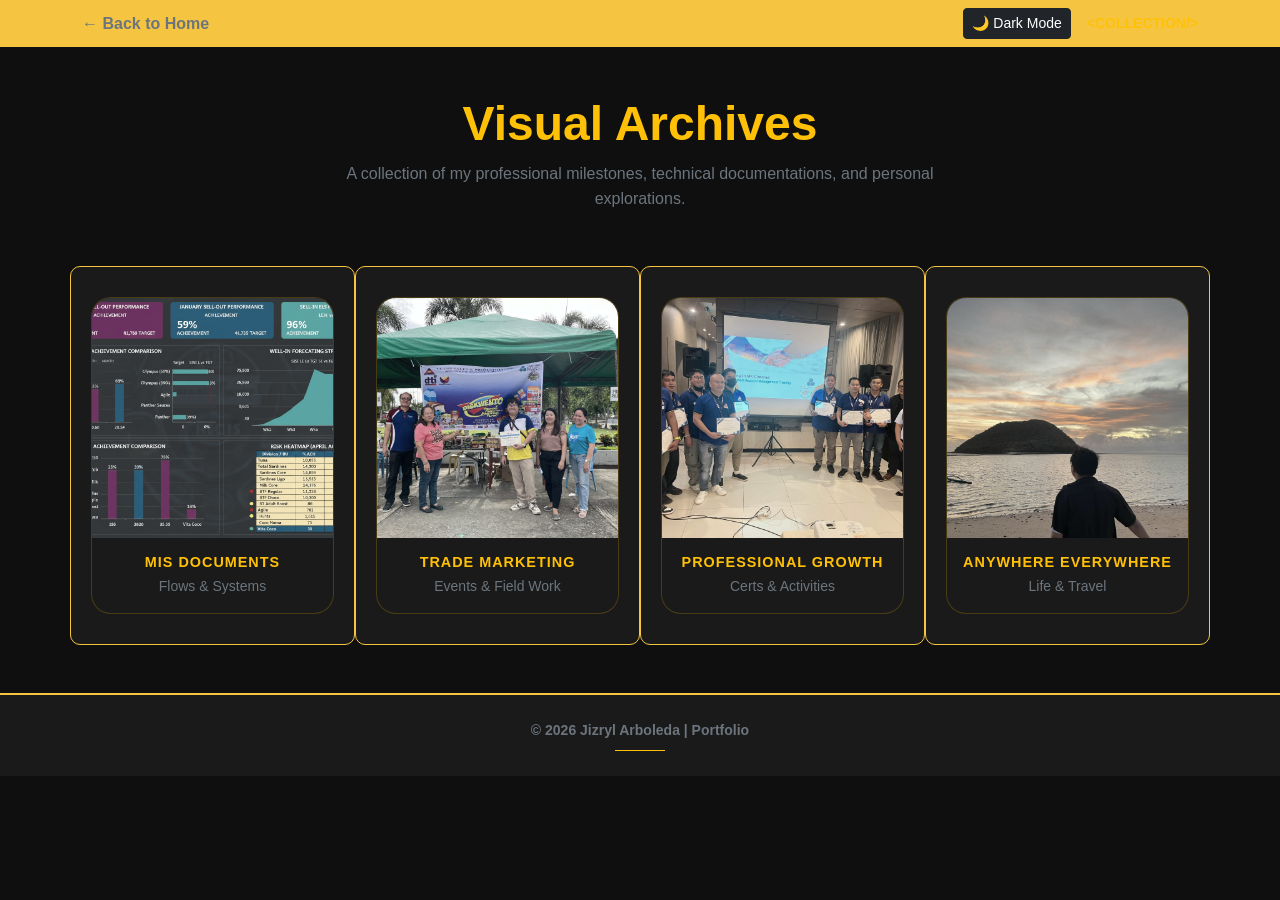
<file: gallery.html>
<!DOCTYPE html>
<html lang="en">
<head>
    <meta charset="UTF-8">
    <meta name="viewport" content="width=device-width, initial-scale=1.0">
    <title>Gallery | Jizryl S. Arboleda</title>
    <link href="https://cdn.jsdelivr.net/npm/bootstrap@5.3.2/dist/css/bootstrap.min.css" rel="stylesheet">
    <link rel="stylesheet" href="style.css"> <style>
        /* --- FLOATING ANIMATION --- */
        @keyframes float {
            0% { transform: translateY(0px); }
            50% { transform: translateY(-15px); }
            100% { transform: translateY(0px); }
        }

        .album-card {
            overflow: hidden;
            border-radius: 20px;
            border: 1px solid rgba(255, 193, 7, 0.2);
            background: #1a1a1a; /* Default dark background */
            height: 100%;
            transition: all 0.4s ease;
            cursor: pointer;
            animation: float 4s ease-in-out infinite;
        }

        /* Support for Light Mode */
        body.light-mode .album-card {
            background: #ffffff;
            border-color: #dee2e6;
            box-shadow: 0 5px 15px rgba(0,0,0,0.05);
        }

        .row div:nth-child(1) .album-card { animation-delay: 0s; }
        .row div:nth-child(2) .album-card { animation-delay: 1s; }
        .row div:nth-child(3) .album-card { animation-delay: 0.5s; }
        .row div:nth-child(4) .album-card { animation-delay: 1.5s; }

        .album-card:hover {
            animation-play-state: paused;
            border-color: #ffc107;
            box-shadow: 0 15px 30px rgba(255, 193, 7, 0.3);
            transform: scale(1.05);
        }

        .album-img {
            width: 100%;
            height: 240px;
            object-fit: cover;
            filter: grayscale(40%);
            transition: 0.5s;
        }

        .album-card:hover .album-img {
            filter: grayscale(0%);
        }

        .btn-back {
            transition: 0.3s;
        }

        .btn-back:hover {
            color: #ffc107 !important;
            letter-spacing: 1px;
        }

        .album-title {
            font-weight: 700;
            letter-spacing: 1px;
            text-transform: uppercase;
            font-size: 0.9rem;
        }
    </style>
</head>
<body> <nav class="navbar navbar-expand-lg custom-navbar sticky-top">
        <div class="container">
            <a href="index.html" class="text-decoration-none text-secondary fw-bold btn-back">← Back to Home</a>
            
            <div class="ms-auto me-3">
                <button class="btn btn-dark btn-sm" onclick="toggleTheme()" id="theme-btn">
                    🌙 Dark Mode
                </button>
            </div>
            
            <span class="text-warning fw-bold small text-uppercase tracking-wider d-none d-sm-inline">&lt;Collection/&gt;</span>
        </div>
    </nav>

    <header class="container mt-5 text-center">
        <h1 class="display-5 fw-bold text-warning">Visual Archives</h1>
        <p class="text-secondary mx-auto" style="max-width: 600px;">
            A collection of my professional milestones, technical documentations, and personal explorations.
        </p>
    </header>

    <main class="container my-5">
        <div class="row g-4 justify-content-center">
            
            <div class="col-md-6 col-lg-3 feature">
                <a href="album-mis.html" class="text-decoration-none">
                    <div class="album-card">
                        <img src="mis-cover.jpg" class="album-img" alt="MIS">
                        <div class="p-3 text-center">
                            <h6 class="album-title text-warning mb-1">MIS Documents</h6>
                            <p class="small text-secondary mb-0">Flows & Systems</p>
                        </div>
                    </div>
                </a>
            </div>

            <div class="col-md-6 col-lg-3 feature">
                <a href="album-marketing.html" class="text-decoration-none">
                    <div class="album-card">
                        <img src="marketing-cover.jpeg" class="album-img" alt="Marketing">
                        <div class="p-3 text-center">
                            <h6 class="album-title text-warning mb-1">Trade Marketing</h6>
                            <p class="small text-secondary mb-0">Events & Field Work</p>
                        </div>
                    </div>
                </a>
            </div>

            <div class="col-md-6 col-lg-3 feature">
                <a href="album-growth.html" class="text-decoration-none">
                    <div class="album-card">
                        <img src="growth-cover.jpeg" class="album-img" alt="Professional">
                        <div class="p-3 text-center">
                            <h6 class="album-title text-warning mb-1">Professional Growth</h6>
                            <p class="small text-secondary mb-0">Certs & Activities</p>
                        </div>
                    </div>
                </a>
            </div>

            <div class="col-md-6 col-lg-3 feature">
                <a href="album-anywhere.html" class="text-decoration-none">
                    <div class="album-card">
                        <img src="anywhere-cover.jpeg" class="album-img" alt="Travels">
                        <div class="p-3 text-center">
                            <h6 class="album-title text-warning mb-1">Anywhere Everywhere</h6>
                            <p class="small text-secondary mb-0">Life & Travel</p>
                        </div>
                    </div>
                </a>
            </div>

        </div>
    </main>

    <footer class="main-footer mt-5 py-4 text-center">
        <div class="container">
            <p class="mb-1 text-secondary small">© 2026 Jizryl Arboleda | Portfolio</p>
            <div class="border-top border-warning mx-auto mt-2" style="width: 50px; height: 2px;"></div>
        </div>
    </footer>

    <script src="https://cdn.jsdelivr.net/npm/bootstrap@5.3.2/dist/js/bootstrap.bundle.min.js"></script>
    <script src="script.js"></script>
</body>
</html>
</file>
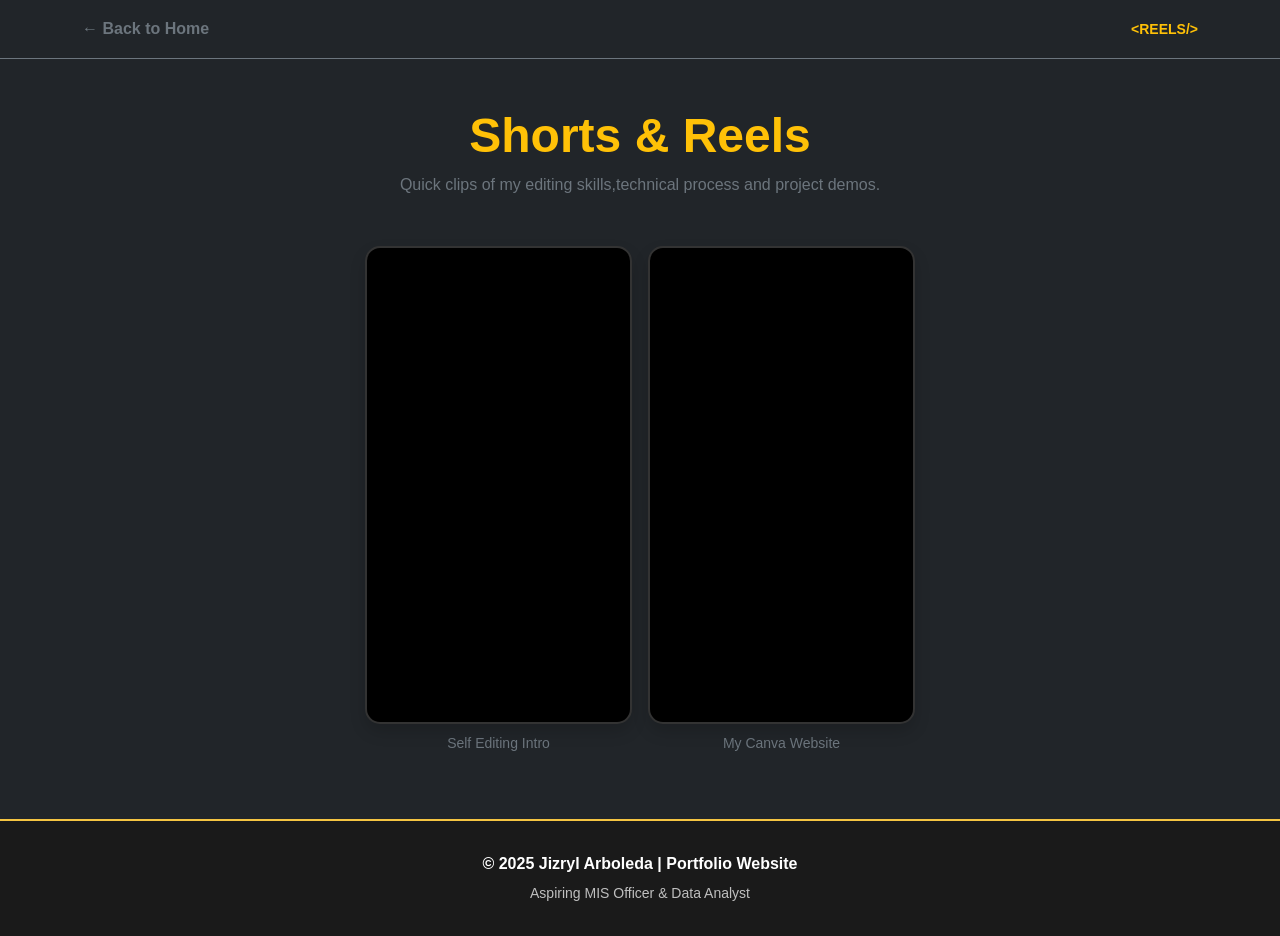
<file: reels.html>
<!DOCTYPE html>
<html lang="en">
<head>
    <meta charset="UTF-8">
    <meta name="viewport" content="width=device-width, initial-scale=1.0">
    <title>Reels | Jizryl S. Arboleda</title>
    <link href="https://cdn.jsdelivr.net/npm/bootstrap@5.3.2/dist/css/bootstrap.min.css" rel="stylesheet">
    <link rel="stylesheet" href="style.css">
    <style>
        .reel-container {
            position: relative;
            width: 100%;
            padding-top: 177.78%; /* 9:16 Aspect Ratio */
            background-color: #000;
            border-radius: 15px;
            overflow: hidden;
            border: 2px solid #333;
            transition: 0.3s;
        }
        .reel-container:hover {
            border-color: #ffc107;
        }
        .reel-container video {
            position: absolute;
            top: 0;
            left: 0;
            width: 100%;
            height: 100%;
            object-fit: cover;
        }
    </style>
</head>
<body class="bg-dark text-white">

    <nav class="py-3 border-bottom border-secondary sticky-top bg-dark">
        <div class="container d-flex justify-content-between align-items-center">
            <a href="index.html" class="text-decoration-none text-secondary fw-bold">← Back to Home</a>
            <span class="text-warning fw-bold small text-uppercase">&lt;Reels/&gt;</span>
        </div>
    </nav>

    <div class="container my-5 text-center">
        <h1 class="display-5 fw-bold text-warning">Shorts & Reels</h1>
        <p class="text-secondary mb-5">Quick clips of my editing skills,technical process and project demos.</p>

        <div class="row g-3 justify-content-center">
            
            <div class="col-6 col-md-4 col-lg-3">
                <div class="reel-container shadow">
                    <video loop muted playsinline onmouseover="this.play()" onmouseout="this.pause()">
                        <source src="reel1.mp4" type="video/mp4">
                    </video>
                </div>
                <p class="small mt-2 text-secondary">Self Editing Intro</p>
            </div>

            <div class="col-6 col-md-4 col-lg-3">
                <div class="reel-container shadow">
                    <video loop muted playsinline onmouseover="this.play()" onmouseout="this.pause()">
                        <source src="reel2.mp4" type="video/mp4">
                    </video>
                </div>
                <p class="small mt-2 text-secondary">My Canva Website</p>
            </div>

        </div>
    </div>
    <footer class="main-footer mt-5">
        <div class="container text-center">
            <p class="mb-1">© 2025 Jizryl Arboleda | Portfolio Website</p>
            <small>Aspiring MIS Officer & Data Analyst</small>
        </div>
    </footer>
    <script>
        // Simple message for mobile users
        console.log("Hover or tap to play videos");
    </script>
</body>
</html>
</file>
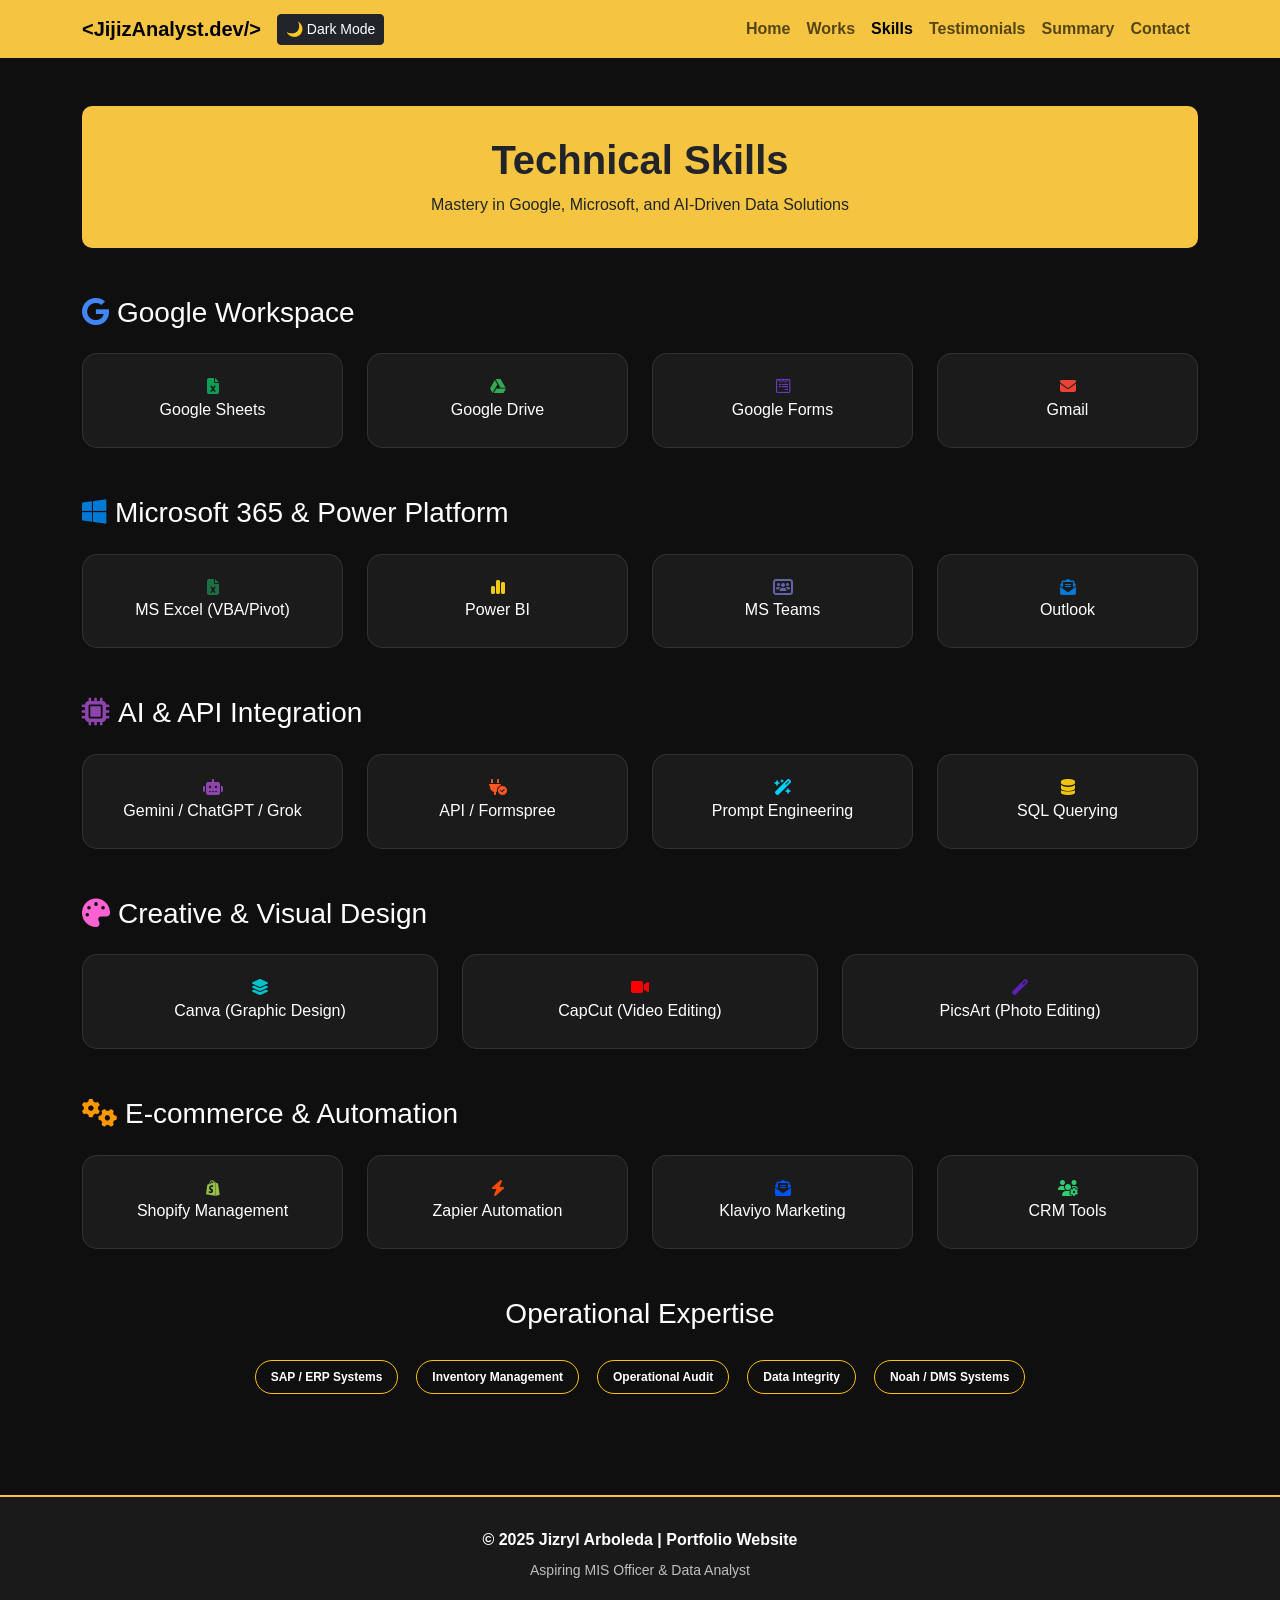
<file: skills.html>
<!DOCTYPE html>
<html lang="en">
<head>
    <meta charset="UTF-8">
    <meta name="viewport" content="width=device-width, initial-scale=1.0">
    <title>Skills | Jizryl S. Arboleda</title>
    <link href="https://cdn.jsdelivr.net/npm/bootstrap@5.3.2/dist/css/bootstrap.min.css" rel="stylesheet">
    <link rel="stylesheet" href="https://cdnjs.cloudflare.com/ajax/libs/font-awesome/6.4.2/css/all.min.css">
    <link rel="stylesheet" href="style.css">
    <style>

        @keyframes floating {
            0% { transform: translateY(0px); }
            50% { transform: translateY(-10px); }
            100% { transform: translateY(0px); }
        }

        .skill-icon {
            display: inline-block;
            animation: floating 3s ease-in-out infinite;
        }

        .badge.btn-outline-warning {
            display: inline-block;
            animation: floating 4s ease-in-out infinite;
            margin: 5px;
            padding: 10px 15px;
            border-radius: 20px;
        }

        .skill-card:nth-child(odd) .skill-icon { animation-delay: 0.5s; }
        .badge.btn-outline-warning:nth-child(even) { animation-delay: 0.7s; }

        body.light-mode .badge.btn-outline-warning {
            color: #212529 !important;
            border-color: #ffc107;
        }
        
        body.light-mode .section-title, 
        body.light-mode h1, 
        body.light-mode h3 {
            color: #212529;
        }

        .skill-card {
            background: rgba(255, 255, 255, 0.05);
            border: 1px solid rgba(255, 255, 255, 0.1);
            border-radius: 15px;
            padding: 20px;
            text-align: center;
            transition: transform 0.3s ease;
            height: 100%;
        }

        .skill-card:hover {
            transform: translateY(-5px);
            background: rgba(255, 193, 7, 0.1);
            border-color: #ffc107;
        }
    </style>
</head>
<body>

    <nav class="navbar navbar-expand-lg custom-navbar">
        <div class="container">
            <a class="navbar-brand fw-bold" href="index.html">&lt;JijizAnalyst.dev/&gt;</a>
            <div class="ms-auto me-2">
                <button class="btn btn-dark btn-sm" onclick="toggleTheme()" id="theme-btn">🌙 Dark Mode</button>
            </div>
            <button class="navbar-toggler" type="button" data-bs-toggle="collapse" data-bs-target="#mainNav">
                <span class="navbar-toggler-icon"></span>
            </button>
            <div class="collapse navbar-collapse" id="mainNav">
                <ul class="navbar-nav ms-auto">
                    <li class="nav-item"><a class="nav-link fw-semibold" href="index.html">Home</a></li>
                    <li class="nav-item"><a class="nav-link fw-semibold" href="works.html">Works</a></li>
                    <li class="nav-item"><a class="nav-link fw-semibold active" href="skills.html">Skills</a></li>
                    <li class="nav-item"><a class="nav-link fw-semibold" href="testimonials.html">Testimonials</a></li>
                    <li class="nav-item"><a class="nav-link fw-semibold" href="summary.html">Summary</a></li>
                    <li class="nav-item"><a class="nav-link fw-semibold" href="contact.html">Contact</a></li>
                </ul>
            </div>
        </div>
    </nav>

    <div class="container py-5">
        <header class="work-header text-dark mb-5 text-center">
            <h1 class="fw-bold">Technical Skills</h1>
            <p class="mb-0">Mastery in Google, Microsoft, and AI-Driven Data Solutions</p>
        </header>

        <h3 class="mb-4"><i class="fa-brands fa-google me-2" style="color: #4285F4;"></i>Google Workspace</h3>
        <div class="row g-4 mb-5">
            <div class="col-6 col-md-3">
                <div class="skill-card">
                    <i class="fa-solid fa-file-excel skill-icon" style="color: #0F9D58;"></i>
                    <h6>Google Sheets</h6>
                </div>
            </div>
            <div class="col-6 col-md-3">
                <div class="skill-card">
                    <i class="fa-brands fa-google-drive skill-icon" style="color: #34A853;"></i>
                    <h6>Google Drive</h6>
                </div>
            </div>
            <div class="col-6 col-md-3">
                <div class="skill-card">
                    <i class="fa-brands fa-wpforms skill-icon" style="color: #673AB7;"></i>
                    <h6>Google Forms</h6>
                </div>
            </div>
            <div class="col-6 col-md-3">
                <div class="skill-card">
                    <i class="fa-solid fa-envelope skill-icon" style="color: #EA4335;"></i>
                    <h6>Gmail</h6>
                </div>
            </div>
        </div>

        <h3 class="mb-4"><i class="fa-brands fa-windows me-2" style="color: #0078D4;"></i>Microsoft 365 & Power Platform</h3>
        <div class="row g-4 mb-5">
            <div class="col-6 col-md-3">
                <div class="skill-card">
                    <i class="fa-solid fa-file-excel skill-icon" style="color: #1D6F42;"></i>
                    <h6>MS Excel (VBA/Pivot)</h6>
                </div>
            </div>
            <div class="col-6 col-md-3">
                <div class="skill-card">
                    <i class="fa-solid fa-chart-simple skill-icon" style="color: #F2C811;"></i>
                    <h6>Power BI</h6>
                </div>
            </div>
            <div class="col-6 col-md-3">
                <div class="skill-card">
                    <i class="fa-solid fa-users-rectangle skill-icon" style="color: #6264A7;"></i>
                    <h6>MS Teams</h6>
                </div>
            </div>
            <div class="col-6 col-md-3">
                <div class="skill-card">
                    <i class="fa-solid fa-envelope-open-text skill-icon" style="color: #0078D4;"></i>
                    <h6>Outlook</h6>
                </div>
            </div>
        </div>

        <h3 class="mb-4"><i class="fa-solid fa-microchip me-2" style="color: #8E44AD;"></i>AI & API Integration</h3>
        <div class="row g-4 mb-5">
            <div class="col-6 col-md-3">
                <div class="skill-card">
                    <i class="fa-solid fa-robot skill-icon" style="color: #8E44AD;"></i>
                    <h6>Gemini / ChatGPT / Grok</h6>
                </div>
            </div>
            <div class="col-6 col-md-3">
                <div class="skill-card">
                    <i class="fa-solid fa-plug-circle-check skill-icon" style="color: #FF5722;"></i>
                    <h6>API / Formspree</h6>
                </div>
            </div>
            <div class="col-6 col-md-3">
                <div class="skill-card">
                    <i class="fa-solid fa-wand-magic-sparkles skill-icon" style="color: #00D2FF;"></i>
                    <h6>Prompt Engineering</h6>
                </div>
            </div>
            <div class="col-6 col-md-3">
                <div class="skill-card">
                    <i class="fa-solid fa-database skill-icon" style="color: #f1c40f;"></i>
                    <h6>SQL Querying</h6>
                </div>
            </div>
        </div>
                <h3 class="mb-4"><i class="fa-solid fa-palette me-2" style="color: #FF61D2;"></i>Creative & Visual Design</h3>
        <div class="row g-4 mb-5">
            <div class="col-6 col-md-4">
                <div class="skill-card">
                    <i class="fa-solid fa-layer-group skill-icon" style="color: #00C4CC;"></i>
                    <h6>Canva (Graphic Design)</h6>
                </div>
            </div>
            <div class="col-6 col-md-4">
                <div class="skill-card">
                    <i class="fa-solid fa-video skill-icon" style="color: #FF0000;"></i>
                    <h6>CapCut (Video Editing)</h6>
                </div>
            </div>
            
            <div class="col-6 col-md-4">
                <div class="skill-card">
                    <i class="fa-solid fa-wand-magic skill-icon" style="color: #5B21B6;"></i>
                    <h6>PicsArt (Photo Editing)</h6>
                </div>
            </div>
        </div>

        <h3 class="mb-4"><i class="fa-solid fa-gears me-2" style="color: #FF9800;"></i>E-commerce & Automation</h3>
        <div class="row g-4 mb-5">
            <div class="col-6 col-md-3">
                <div class="skill-card">
                    <i class="fa-brands fa-shopify skill-icon" style="color: #95BF47;"></i>
                    <h6>Shopify Management</h6>
                </div>
            </div>
            <div class="col-6 col-md-3">
                <div class="skill-card">
                    <i class="fa-solid fa-bolt skill-icon" style="color: #FF4A00;"></i>
                    <h6>Zapier Automation</h6>
                </div>
            </div>
            <div class="col-6 col-md-3">
                <div class="skill-card">
                    <i class="fa-solid fa-envelope-open-text skill-icon" style="color: #0052FF;"></i>
                    <h6>Klaviyo Marketing</h6>
                </div>
            </div>
            <div class="col-6 col-md-3">
                <div class="skill-card">
                    <i class="fa-solid fa-users-gear skill-icon" style="color: #2ECC71;"></i>
                    <h6>CRM Tools</h6>
                </div>
            </div>
        </div>

        <div class="mt-5 text-center">
            <h3 class="mb-4">Operational Expertise</h3>
            <div class="d-flex flex-wrap justify-content-center gap-2">
                <span class="badge btn btn-outline-warning">SAP / ERP Systems</span>
                <span class="badge btn btn-outline-warning">Inventory Management</span>
                <span class="badge btn btn-outline-warning">Operational Audit</span>
                <span class="badge btn btn-outline-warning">Data Integrity</span>
                <span class="badge btn btn-outline-warning">Noah / DMS Systems</span>
            </div>
        </div>
    </div>

    <footer class="main-footer mt-5">
        <div class="container text-center">
            <p class="mb-1">© 2025 Jizryl Arboleda | Portfolio Website</p>
            <small>Aspiring MIS Officer & Data Analyst</small>
        </div>
    </footer>

    <script src="https://cdn.jsdelivr.net/npm/bootstrap@5.3.2/dist/js/bootstrap.bundle.min.js"></script>
    <script src="script.js"></script>
</body>
</html>
</file>
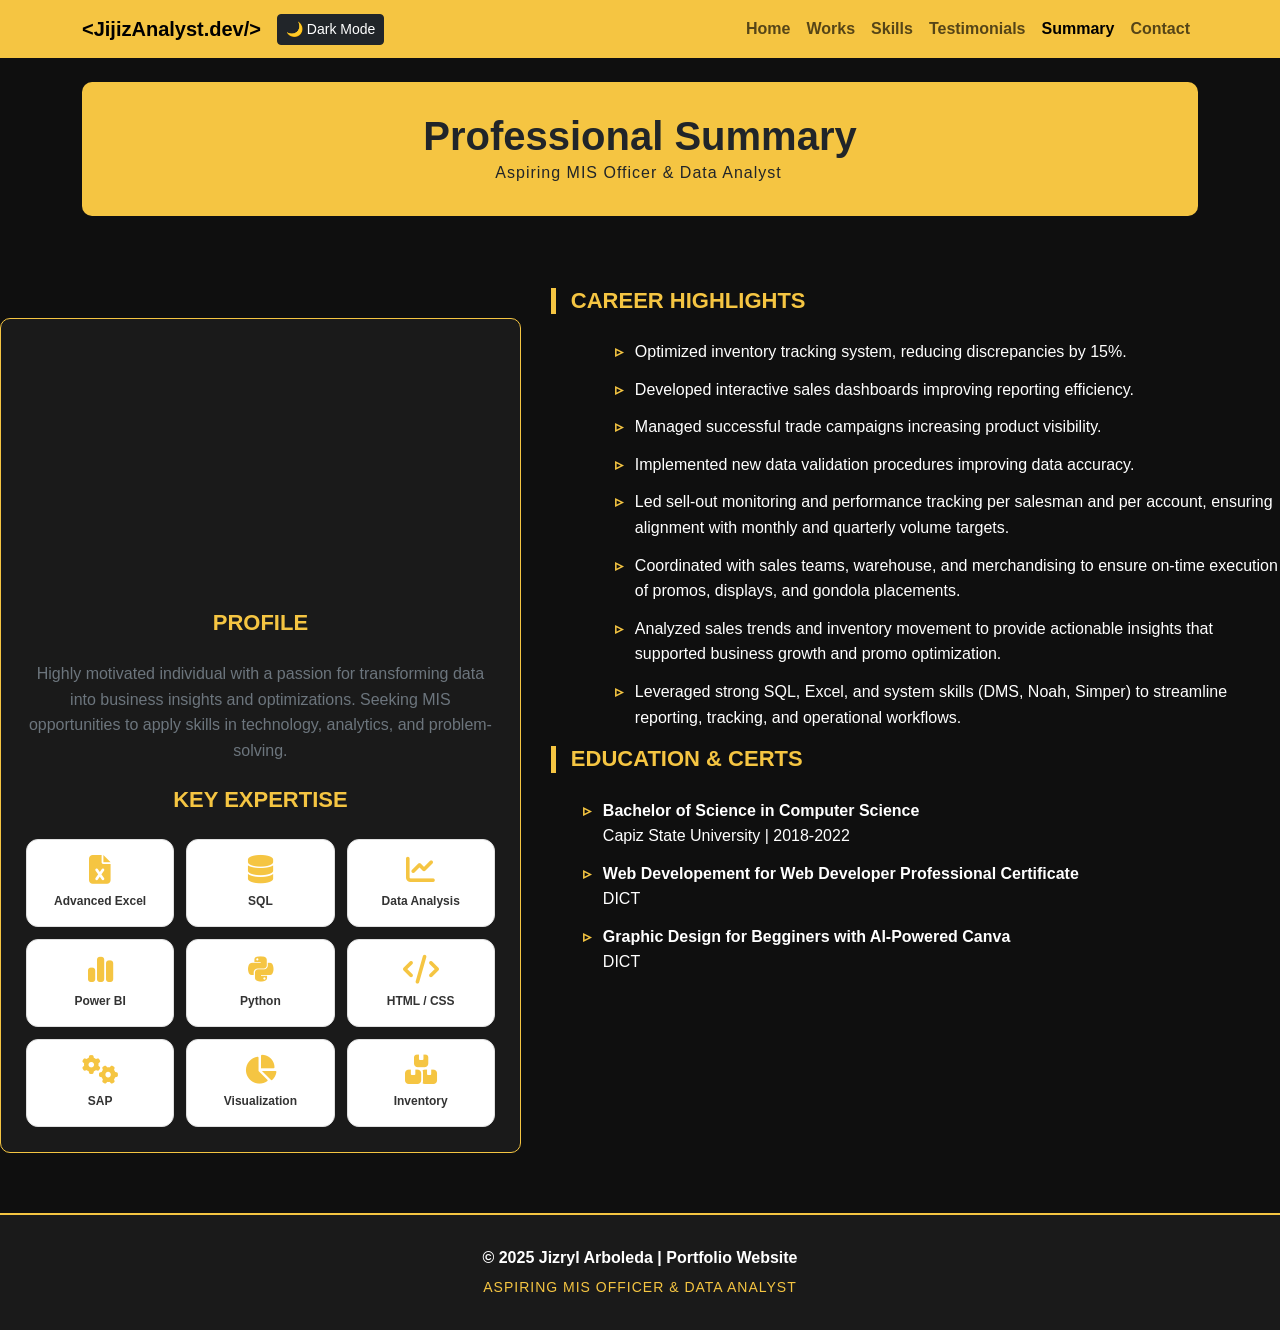
<file: summary.html>
<!DOCTYPE html>
<html lang="en">
<head>
    <meta charset="UTF-8" />
    <meta name="viewport" content="width=device-width, initial-scale=1.0" />
    <title>Jizryl S. Arboleda | Summary</title>
    <link href="https://cdn.jsdelivr.net/npm/bootstrap@5.3.2/dist/css/bootstrap.min.css" rel="stylesheet">
    <link rel="stylesheet" href="https://cdnjs.cloudflare.com/ajax/libs/font-awesome/6.4.2/css/all.min.css">
    <link rel="stylesheet" href="style.css">
</head>
<body>

    <nav class="navbar navbar-expand-lg custom-navbar">
        <div class="container">
            <a class="navbar-brand fw-bold" href="index.html">&lt;JijizAnalyst.dev/&gt;</a>
            <div class="ms-auto me-2">
                <button class="btn btn-dark btn-sm" onclick="toggleTheme()" id="theme-btn">🌙 Dark Mode</button>
            </div>
            <button class="navbar-toggler" type="button" data-bs-toggle="collapse" data-bs-target="#mainNav">
                <span class="navbar-toggler-icon"></span>
            </button>
            <div class="collapse navbar-collapse" id="mainNav">
                <ul class="navbar-nav ms-auto">
                    <li class="nav-item"><a class="nav-link fw-semibold" href="index.html">Home</a></li>
                    <li class="nav-item"><a class="nav-link fw-semibold" href="works.html">Works</a></li>
                    <li class="nav-item"><a class="nav-link fw-semibold" href="skills.html">Skills</a></li>
                    <li class="nav-item"><a class="nav-link fw-semibold" href="testimonials.html">Testimonials</a></li>
                    <li class="nav-item"><a class="nav-link fw-semibold active" href="summary.html">Summary</a></li>
                    <li class="nav-item"><a class="nav-link fw-semibold" href="contact.html">Contact</a></li>
                </ul>
            </div>
        </div>
    </nav>

   <div class="container py-4 text-center"> <header class="work-header text-dark mb-5">
        <h1 class="mb-0 fw-bold">Professional Summary</h1>
        <div class="typewriter-container d-flex justify-content-center"> <p class="mb-0 typewriter-text">Aspiring MIS Officer & Data Analyst</p>
        </div>
    </header>
</div>

</header>


        <div class="grid">
            <aside class="left-panel feature"> 
<div class="photo">
    <video autoplay loop muted playsinline>
        <source src="profsum.mp4" type="video/mp4">
        Your browser does not support the video tag.
    </video>
</div>


                <h2 class="section-title mt-4" style="border:none; padding:0;">Profile</h2>
                <p class="summary-text text-secondary">
                    Highly motivated individual with a passion for transforming data into business insights and optimizations. Seeking MIS opportunities to apply skills in technology, analytics, and problem-solving.
                </p>

                <h2 class="section-title mt-4" style="border:none; padding:0;">Key Expertise</h2>
                <div class="skills-grid">
                    <div class="skill-item">
                        <i class="fa-solid fa-file-excel"></i>
                        <span>Advanced Excel</span>
                    </div>
                    <div class="skill-item">
                        <i class="fa-solid fa-database"></i>
                        <span>SQL</span>
                    </div>
                    <div class="skill-item">
                        <i class="fa-solid fa-chart-line"></i>
                        <span>Data Analysis</span>
                    </div>
                    <div class="skill-item">
                        <i class="fa-solid fa-chart-simple"></i>
                        <span>Power BI</span>
                    </div>
                    <div class="skill-item">
                        <i class="fa-brands fa-python"></i>
                        <span>Python</span>
                    </div>
                    <div class="skill-item">
                        <i class="fa-solid fa-code"></i>
                        <span>HTML / CSS</span>
                    </div>
                    <div class="skill-item">
                        <i class="fa-solid fa-gears"></i>
                        <span>SAP</span>
                    </div>
                    <div class="skill-item">
                        <i class="fa-solid fa-pie-chart"></i>
                        <span>Visualization</span>
                    </div>
                    <div class="skill-item">
                        <i class="fa-solid fa-boxes-stacked"></i>
                        <span>Inventory</span>
                    </div>
                </div>
            </aside>

            <main class="right-panel">
<div class="resume-section">
    <h2 class="section-title">Career Highlights</h2>
    <ul>
                    <ul class="mt-3">
                        <li>Optimized inventory tracking system, reducing discrepancies by 15%.</li>
                        <li>Developed interactive sales dashboards improving reporting efficiency.</li>
                        <li>Managed successful trade campaigns increasing product visibility.</li>
                        <li>Implemented new data validation procedures improving data accuracy.</li>
                        <li>Led sell-out monitoring and performance tracking per salesman and per account, ensuring alignment with monthly and quarterly volume targets.</li>
                         <li>Coordinated with sales teams, warehouse, and merchandising to ensure on-time execution of promos, displays, and gondola placements.</li>
                         <li>Analyzed sales trends and inventory movement to provide actionable insights that supported business growth and promo optimization.</li>
                          <li>Leveraged strong SQL, Excel, and system skills (DMS, Noah, Simper) to streamline reporting, tracking, and operational workflows.</li>
                    </ul>
                </div>

                <div class="resume-section">
                    <h2 class="section-title">Education & Certs</h2>
                    <ul class="mt-3">
                        <li><strong>Bachelor of Science in Computer Science</strong><br>Capiz State University | 2018-2022</li>
                        <li class="mt-2"><strong>Web Developement for Web Developer Professional Certificate</strong><br>DICT</li>
                        <li class="mt-2"><strong>Graphic Design for Begginers with AI-Powered Canva </strong><br>DICT</li>
                    </ul>
                </div>
            </main>
        </div>
    </div>

    <footer class="main-footer">
        <div class="container text-center">
            <p class="mb-1">© 2025 Jizryl Arboleda | Portfolio Website</p>
            <div class="footer-links">
                <small>Aspiring MIS Officer & Data Analyst</small>
            </div>
        </div>
    </footer>

    <script src="https://cdn.jsdelivr.net/npm/bootstrap@5.3.2/dist/js/bootstrap.bundle.min.js"></script>
    <script src="script.js"></script>
</body>
</html>
</file>
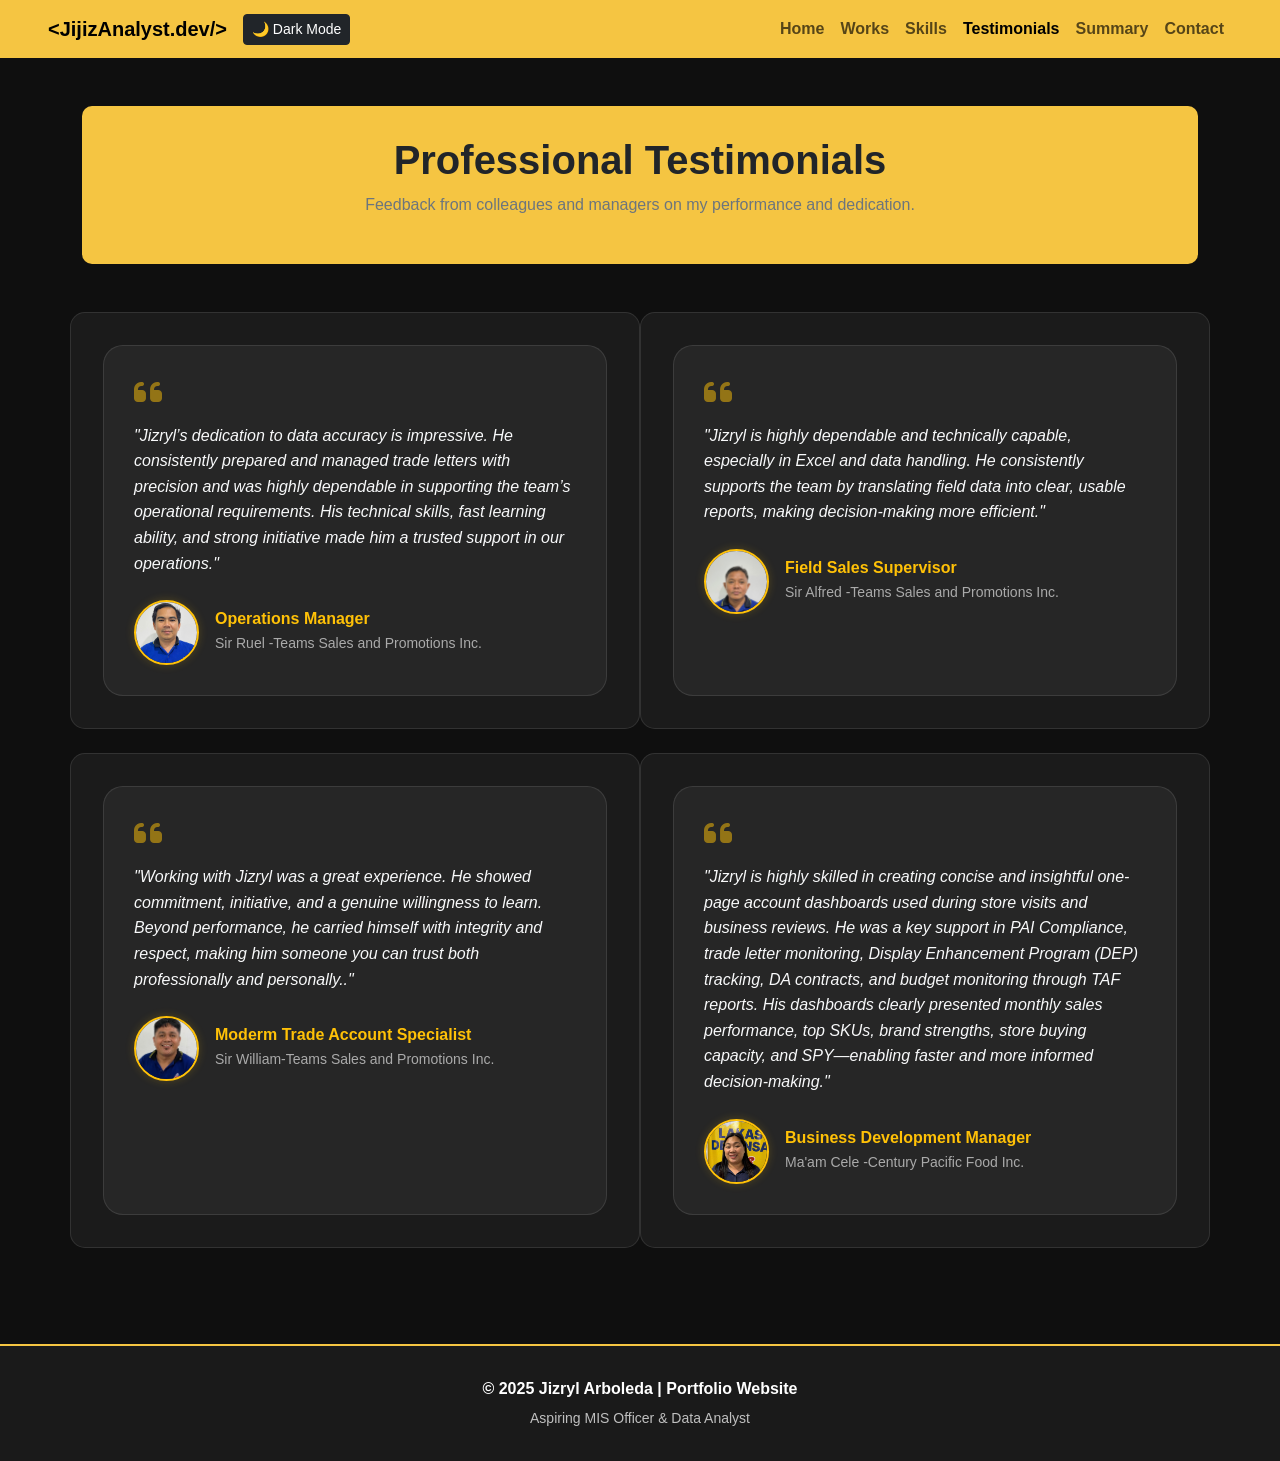
<file: testimonials.html>
<!DOCTYPE html>
<html lang="en">
<head>
    <meta charset="UTF-8">
    <meta name="viewport" content="width=device-width, initial-scale=1.0">
    <title>Testimonials | Jizryl S. Arboleda</title>
    <link href="https://cdn.jsdelivr.net/npm/bootstrap@5.3.2/dist/css/bootstrap.min.css" rel="stylesheet">
    <link rel="stylesheet" href="https://cdnjs.cloudflare.com/ajax/libs/font-awesome/6.4.2/css/all.min.css">
    <link rel="stylesheet" href="style.css">
</head>
<body>

    <nav class="navbar navbar-expand-lg custom-navbar">
        <div class="container-fluid px-lg-5">
            <a class="navbar-brand fw-bold" href="index.html">&lt;JijizAnalyst.dev/&gt;</a>
            <div class="ms-auto me-2">
                <button class="btn btn-dark btn-sm" onclick="toggleTheme()" id="theme-btn">🌙 Dark Mode</button>
            </div>
            <button class="navbar-toggler" type="button" data-bs-toggle="collapse" data-bs-target="#mainNav">
                <span class="navbar-toggler-icon"></span>
            </button>
            <div class="collapse navbar-collapse" id="mainNav">
                <ul class="navbar-nav ms-auto">
                    <li class="nav-item"><a class="nav-link fw-semibold" href="index.html">Home</a></li>
                    <li class="nav-item"><a class="nav-link fw-semibold" href="works.html">Works</a></li>
                    <li class="nav-item"><a class="nav-link fw-semibold" href="skills.html">Skills</a></li>
                    <li class="nav-item"><a class="nav-link fw-semibold active" href="testimonials.html">Testimonials</a></li>
                    <li class="nav-item"><a class="nav-link fw-semibold" href="summary.html">Summary</a></li>
                    <li class="nav-item"><a class="nav-link fw-semibold" href="contact.html">Contact</a></li>
                </ul>
            </div>
        </div>
    </nav>

    <div class="container py-5">
        <header class="work-header text-dark mb-5 text-center">
            <h1 class="fw-bold">Professional Testimonials</h1>
            <p class="text-secondary">Feedback from colleagues and managers on my performance and dedication.</p>
        </header>

        <div class="row g-4">
            <div class="col-md-6 floating-card" style="animation-delay: 0s;">
                <div class="testimonial-card">
                    <i class="fa-solid fa-quote-left quote-icon"></i>
                    <p class="text-light mb-4 fst-italic">"Jizryl’s dedication to data accuracy is impressive. He consistently prepared and managed trade letters with precision and was highly dependable in supporting the team’s operational requirements. His technical skills, fast learning ability, and strong initiative made him a trusted support in our operations."</p>
                    <div class="client-info d-flex align-items-center">
                        <img src="OM.jpeg" alt="Manager" class="testimonial-img me-3">
                        <div>
                            <h6>Operations Manager</h6>
                            <small>Sir Ruel  -Teams Sales and Promotions Inc.</small>
                        </div>
                    </div>
                </div>
            </div>

<div class="col-md-6 floating-card" style="animation-delay: 0s;">
                <div class="testimonial-card">
                    <i class="fa-solid fa-quote-left quote-icon"></i>
                    <p class="text-light mb-4 fst-italic">"Jizryl is highly dependable and technically capable, especially in Excel and data handling. He consistently supports the team by translating field data into clear, usable reports, making decision-making more efficient."</p>
                    <div class="client-info d-flex align-items-center">
                        <img src="FSS.jpeg" alt="Manager" class="testimonial-img me-3">
                        <div>
                            <h6>Field Sales Supervisor</h6>
                            <small>Sir Alfred -Teams Sales and Promotions Inc.</small>
                        </div>
                    </div>
                </div>
            </div>
            
<div class="col-md-6 floating-card" style="animation-delay: 0s;">
                <div class="testimonial-card">
                    <i class="fa-solid fa-quote-left quote-icon"></i>
                    <p class="text-light mb-4 fst-italic">"Working with Jizryl was a great experience. He showed commitment, initiative, and a genuine willingness to learn. Beyond performance, he carried himself with integrity and respect, making him someone you can trust both professionally and personally.."</p>
                    <div class="client-info d-flex align-items-center">
                        <img src="MTAS.jpeg" alt="Manager" class="testimonial-img me-3">
                        <div>
                            <h6>Moderm Trade Account Specialist</h6>
                            <small>Sir William-Teams Sales and Promotions Inc.</small>
                        </div>
                    </div>
                </div>
            </div>

            <div class="col-md-6 floating-card" style="animation-delay: 1.5s;">
                <div class="testimonial-card">
                    <i class="fa-solid fa-quote-left quote-icon"></i>
                    <p class="text-light mb-4 fst-italic">"Jizryl is highly skilled in creating concise and insightful one-page account dashboards used during store visits and business reviews. He was a key support in PAI Compliance, trade letter monitoring, Display Enhancement Program (DEP) tracking, DA contracts, and budget monitoring through TAF reports. His dashboards clearly presented monthly sales performance, top SKUs, brand strengths, store buying capacity, and SPY—enabling faster and more informed decision-making."</p>
                    <div class="client-info d-flex align-items-center">
                        <img src="BDM.jpeg" alt="Colleague" class="testimonial-img me-3">
                        <div>
                            <h6>Business Development Manager</h6>
                            <small>Ma'am Cele -Century Pacific Food Inc.</small>
                        </div>
                    </div>
                </div>
            </div>
        </div>
    </div>
    <footer class="main-footer mt-5">
        <div class="container text-center">
            <p class="mb-1">© 2025 Jizryl Arboleda | Portfolio Website</p>
            <small>Aspiring MIS Officer & Data Analyst</small>
        </div>
    </footer>
    <script src="https://cdn.jsdelivr.net/npm/bootstrap@5.3.2/dist/js/bootstrap.bundle.min.js"></script>
    <script src="script.js"></script> 
</body>

</html>
</file>
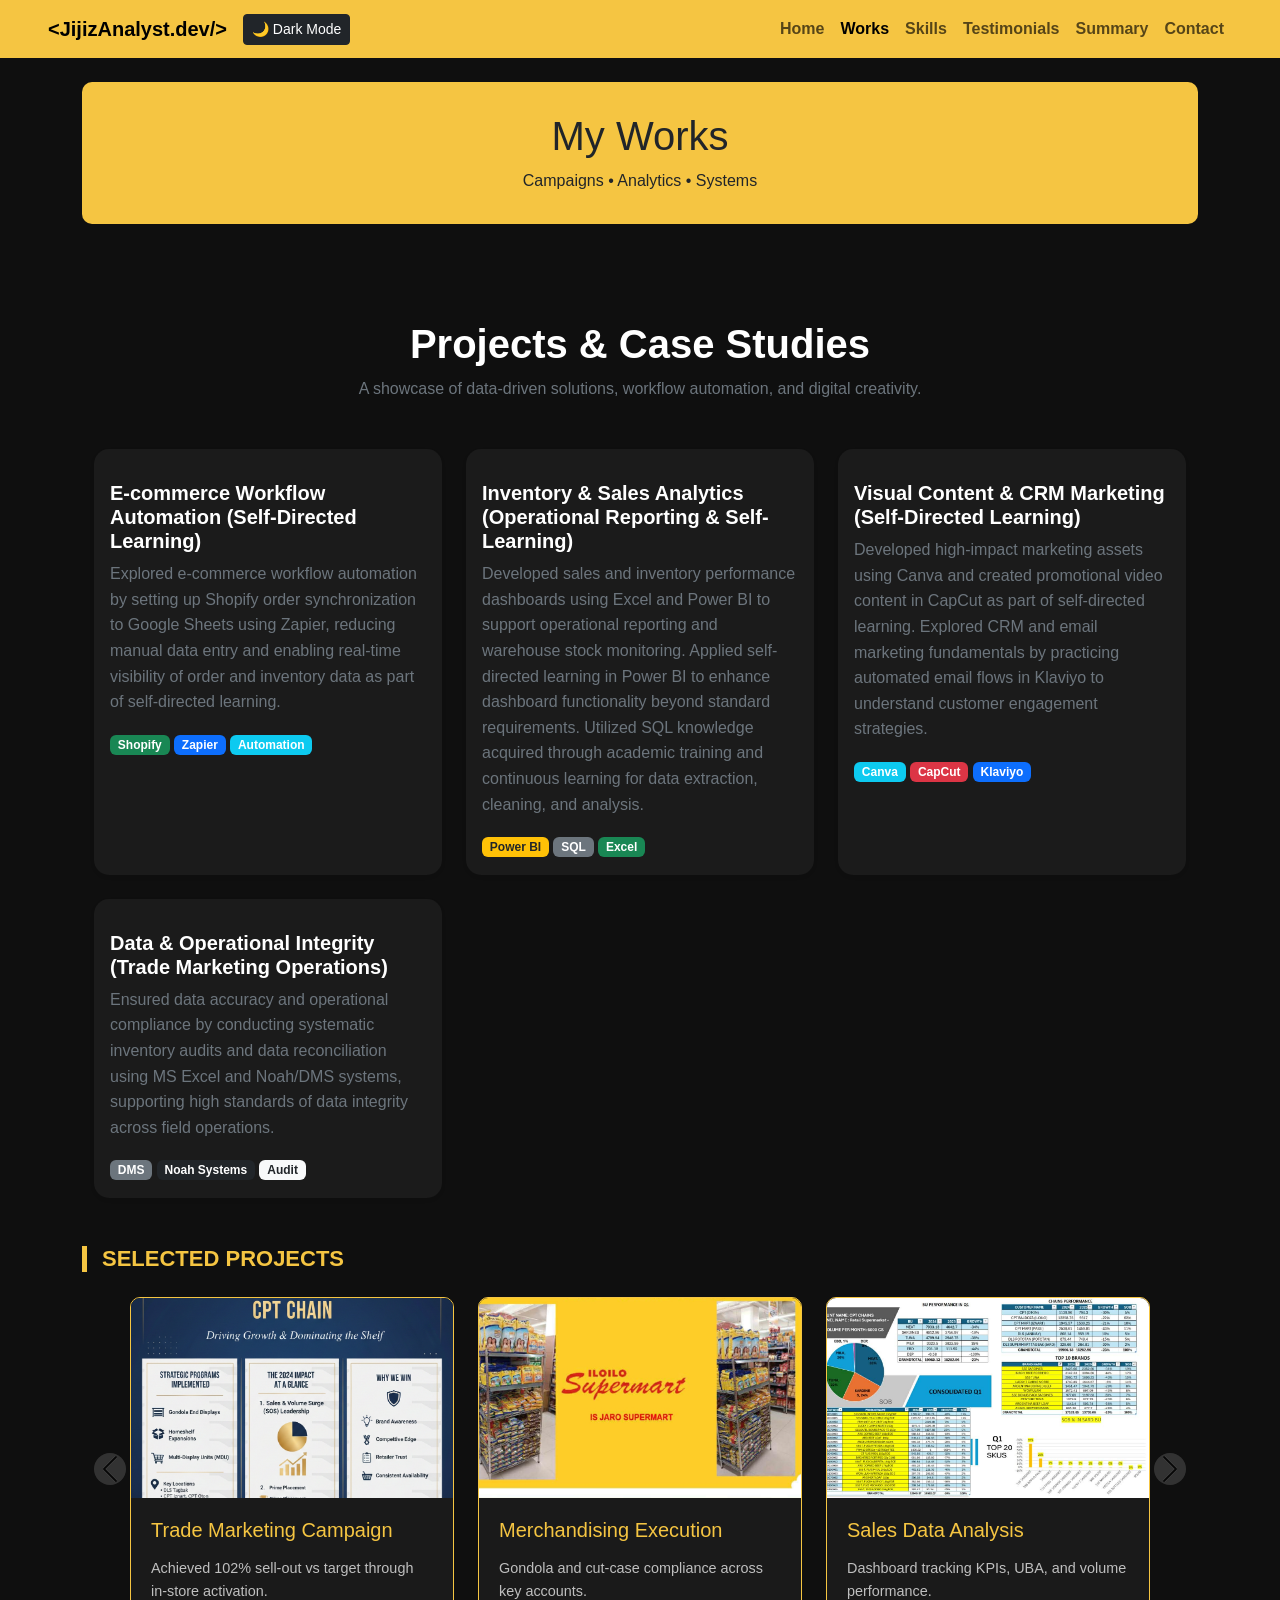
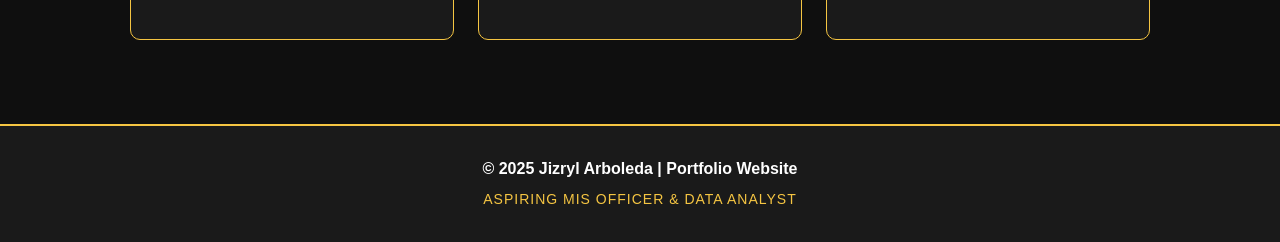
<file: works.html>
<!DOCTYPE html>
<html lang="en">
<head>
    <meta charset="UTF-8">
    <meta name="viewport" content="width=device-width, initial-scale=1.0">
    <title>Jizryl S. Arboleda | Works</title>
    <link href="https://cdn.jsdelivr.net/npm/bootstrap@5.3.2/dist/css/bootstrap.min.css" rel="stylesheet">
    <link rel="stylesheet" href="style.css">
</head>
<body>

    <nav class="navbar navbar-expand-lg custom-navbar">
        <div class="container-fluid px-lg-5">
            <a class="navbar-brand fw-bold" href="index.html">&lt;JijizAnalyst.dev/&gt;</a>
            <div class="ms-auto me-2">
                <button class="btn btn-dark btn-sm" onclick="toggleTheme()" id="theme-btn">🌙 Dark Mode</button>
            </div>
            <button class="navbar-toggler" type="button" data-bs-toggle="collapse" data-bs-target="#mainNav">
                <span class="navbar-toggler-icon"></span>
            </button>
            <div class="collapse navbar-collapse" id="mainNav">
                <ul class="navbar-nav ms-auto">
                    <li class="nav-item"><a class="nav-link fw-semibold" href="index.html">Home</a></li>
                    <li class="nav-item"><a class="nav-link fw-semibold active" href="works.html">Works</a></li>
                    <li class="nav-item"><a class="nav-link fw-semibold" href="skills.html">Skills</a></li>
                    <li class="nav-item"><a class="nav-link fw-semibold" href="testimonials.html">Testimonials</a></li>
                    <li class="nav-item"><a class="nav-link fw-semibold" href="summary.html">Summary</a></li>
                    <li class="nav-item"><a class="nav-link fw-semibold" href="contact.html">Contact</a></li>
                </ul>
            </div>
        </div>
    </nav>

    <div class="container py-4">
        <header class="work-header text-dark mb-5 text-center">
            <h1>My Works</h1>
            <p class="mb-0">Campaigns • Analytics • Systems</p>
        </header>
<div class="container py-5">
    <header class="text-center mb-5">
        <h1 class="fw-bold">Projects & Case Studies</h1>
        <p class="text-secondary">A showcase of data-driven solutions, workflow automation, and digital creativity.</p>
    </header>

    <div class="row g-4">
        <div class="col-md-6 col-lg-4">
            <div class="card h-100 shadow-sm border-0" style="background: rgba(255, 255, 255, 0.05); border-radius: 15px; color: white;">
                <div class="card-body">
                    <div class="mb-3">
                        <i class="fa-solid fa-bolt fa-2x text-warning"></i>
                    </div>
                    <h5 class="card-title fw-bold">E-commerce Workflow Automation (Self-Directed Learning)</h5>
                    <p class="card-text text-secondary">
                        Explored e-commerce workflow automation by setting up Shopify order synchronization to Google Sheets using Zapier, reducing manual data entry and enabling real-time visibility of order and inventory data as part of self-directed learning.
                    </p>
                    <div class="mt-3">
                        <span class="badge bg-success">Shopify</span>
                        <span class="badge bg-primary">Zapier</span>
                        <span class="badge bg-info">Automation</span>
                    </div>
                </div>
            </div>
        </div>

        <div class="col-md-6 col-lg-4">
            <div class="card h-100 shadow-sm border-0" style="background: rgba(255, 255, 255, 0.05); border-radius: 15px; color: white;">
                <div class="card-body">
                    <div class="mb-3">
                        <i class="fa-solid fa-chart-line fa-2x" style="color: #f2c811;"></i>
                    </div>
                    <h5 class="card-title fw-bold">Inventory & Sales Analytics (Operational Reporting & Self-Learning)</h5>
                    <p class="card-text text-secondary">
                        Developed sales and inventory performance dashboards using Excel and Power BI to support operational reporting and warehouse stock monitoring. Applied self-directed learning in Power BI to enhance dashboard functionality beyond standard requirements. Utilized SQL knowledge acquired through academic training and continuous learning for data extraction, cleaning, and analysis.
                    </p>
                    <div class="mt-3">
                        <span class="badge bg-warning text-dark">Power BI</span>
                        <span class="badge bg-secondary">SQL</span>
                        <span class="badge bg-success">Excel</span>
                    </div>
                </div>
            </div>
        </div>

        <div class="col-md-6 col-lg-4">
            <div class="card h-100 shadow-sm border-0" style="background: rgba(255, 255, 255, 0.05); border-radius: 15px; color: white;">
                <div class="card-body">
                    <div class="mb-3">
                        <i class="fa-solid fa-palette fa-2x" style="color: #ff61d2;"></i>
                    </div>
                    <h5 class="card-title fw-bold">Visual Content & CRM Marketing (Self-Directed Learning)</h5>
                    <p class="card-text text-secondary">
                        Developed high-impact marketing assets using Canva and created promotional video content in CapCut as part of self-directed learning. Explored CRM and email marketing fundamentals by practicing automated email flows in Klaviyo to understand customer engagement strategies.
                    </p>
                    <div class="mt-3">
                        <span class="badge bg-info">Canva</span>
                        <span class="badge bg-danger">CapCut</span>
                        <span class="badge bg-primary">Klaviyo</span>
                    </div>
                </div>
            </div>
        </div>

        <div class="col-md-6 col-lg-4">
            <div class="card h-100 shadow-sm border-0" style="background: rgba(255, 255, 255, 0.05); border-radius: 15px; color: white;">
                <div class="card-body">
                    <div class="mb-3">
                        <i class="fa-solid fa-clipboard-check fa-2x text-info"></i>
                    </div>
                    <h5 class="card-title fw-bold">Data & Operational Integrity (Trade Marketing Operations)</h5>
                    <p class="card-text text-secondary">
                        Ensured data accuracy and operational compliance by conducting systematic inventory audits and data reconciliation using MS Excel and Noah/DMS systems, supporting high standards of data integrity across field operations.
                    </p>
                    <div class="mt-3">
                        <span class="badge bg-secondary">DMS</span>
                        <span class="badge bg-dark">Noah Systems</span>
                        <span class="badge bg-light text-dark">Audit</span>
                    </div>
                </div>
            </div>
        </div>
    </div>
</div>

        <h2 class="section-title">Selected Projects</h2>

        <div id="worksCarousel" class="carousel slide" data-bs-ride="carousel">
            <div class="carousel-inner px-md-5">
                
                <div class="carousel-item active">
                    <div class="row g-4">
                        <div class="col-md-4">
                            <div class="work-card">
                                <img src="work1.jpg" alt="Campaign" onerror="this.src='https://via.placeholder.com/400x220?text=Trade+Marketing'">
                                <div class="work-body">
                                    <h5>Trade Marketing Campaign</h5>
                                    <p>Achieved 102% sell-out vs target through in-store activation.</p>
                                </div>
                            </div>
                        </div>
                        <div class="col-md-4">
                            <div class="work-card">
                                <img src="work2.jpg" alt="Merchandising" onerror="this.src='https://via.placeholder.com/400x220?text=Merchandising'">
                                <div class="work-body">
                                    <h5>Merchandising Execution</h5>
                                    <p>Gondola and cut-case compliance across key accounts.</p>
                                </div>
                            </div>
                        </div>
                        <div class="col-md-4">
                            <div class="work-card">
                                <img src="work3.jpeg" alt="Analysis" onerror="this.src='https://via.placeholder.com/400x220?text=Data+Analysis'">
                                <div class="work-body">
                                    <h5>Sales Data Analysis</h5>
                                    <p>Dashboard tracking KPIs, UBA, and volume performance.</p>
                                </div>
                            </div>
                        </div>
                    </div>
                </div>

                <div class="carousel-item">
                    <div class="row g-4">
                        <div class="col-md-4">
                            <div class="work-card">
                                <img src="work4.jpeg" alt="Promo" onerror="this.src='https://via.placeholder.com/400x220?text=Inventory'">
                                <div class="work-body">
                                    <h5>Promo Pack Rollout</h5>
                                    <p>Inventory depletion strategy across multiple branches.</p>
                                </div>
                            </div>
                        </div>
                        <div class="col-md-4">
                            <div class="work-card">
                                <img src="work5.jpeg" alt="Audit" onerror="this.src='https://via.placeholder.com/400x220?text=Store+Audit'">
                                <div class="work-body">
                                    <h5>Store Audit</h5>
                                    <p>Monitored planogram and pricing compliance.</p>
                                </div>
                            </div>
                        </div>
                        <div class="col-md-4">
                            <div class="work-card">
                                <img src="work6.jpeg" alt="Dashboard" onerror="this.src='https://via.placeholder.com/400x220?text=Dashboard'">
                                <div class="work-body">
                                    <h5>Performance Dashboard</h5>
                                    <p>Decision-support dashboard for management review.</p>
                                </div>
                            </div>
                        </div>
                    </div>
                </div>
            </div>

            <button class="carousel-control-prev custom-ctrl" type="button" data-bs-target="#worksCarousel" data-bs-slide="prev">
                <span class="carousel-control-prev-icon" aria-hidden="true"></span>
                <span class="visually-hidden">Previous</span>
            </button>
            <button class="carousel-control-next custom-ctrl" type="button" data-bs-target="#worksCarousel" data-bs-slide="next">
                <span class="carousel-control-next-icon" aria-hidden="true"></span>
                <span class="visually-hidden">Next</span>
            </button>
        </div>
    </div> <footer class="main-footer">
        <div class="container text-center">
            <p class="mb-1">© 2025 Jizryl Arboleda | Portfolio Website</p>
            <div class="footer-links">
                <small>Aspiring MIS Officer & Data Analyst</small>
            </div>
    </footer>

    <script src="https://cdn.jsdelivr.net/npm/bootstrap@5.3.2/dist/js/bootstrap.bundle.min.js"></script>
    <script src="script.js"></script>
</body>
</html>
</file>
<file: style.css>
:root {
  --yellow: #f5c542;
  --black: #0f0f0f;
  --dark: #1a1a1a;
  --gray: #bfbfbf;
  --white: #ffffff;
}

body {
  background: var(--black);
  color: var(--white);
  font-family: "Segoe UI", Tahoma, Geneva, Verdana, sans-serif;
  line-height: 1.6;
  transition: background 0.4s ease, color 0.4s ease; /* Smooth theme switch */
}

/* --- NAVBAR --- */
.custom-navbar {
  background-color: var(--yellow);
}

.custom-navbar .nav-link:hover {
  color: #000 !important;
  text-decoration: underline;
}

/* --- HERO SECTION --- */
.hero {
  padding: 100px 20px;
}
 .profile-pic {
  width: 180px;
  height: 180px;
  border-radius: 50%;
  border: 4px solid #f5c542;
  object-fit: cover;
  animation: fadeIn 7s, pulseGlow 2s infinite alternate;
}

@keyframes pulseGlow {
  0% {
    box-shadow: 0 0 10px rgba(245, 197, 66, 0.4);
    transform: scale(1);
  }
  100% {
    box-shadow: 0 0 30px rgba(245, 197, 66, 0.8), 0 0 50px rgba(245, 197, 66, 0.2);
    transform: scale(1.03);
  }
}

  
   #aspiring-mis-officer {
    animation: zoomIn 1s;
  }
  
  @keyframes zoomIn {
    0% {
      transform: scale(0);
    }
    100% {
      transform: scale(1);
    }
  }
  
.hero h1 {
  font-size: 46px;
  font-weight: 800;
  color: var(--yellow);
  text-transform: uppercase;
  letter-spacing: 1px;
}

.hero p {
  color: var(--gray); /* Changed to gray for better readability */
  max-width: 600px;
  margin: 20px auto;
  font-size: 1.1rem;
}

.hero .btn {
  margin: 10px;
  padding: 12px 30px;
  transition: all 0.3s ease;
}
.btn:hover {
    animation: pulse 1s infinite;
  }
  
  @keyframes pulse {
    0% { transform: scale(1); }
    50% { transform: scale(1.08); }
    100% { transform: scale(1); }
  }
  
  
/* --- CARDS (Expertise & Works) --- */
.feature, .work-card {
  background: var(--dark);
  border: 1px solid var(--yellow);
  border-radius: 10px;
  transition: transform 0.3s ease, box-shadow 0.3s ease;
}

.feature {
  padding: 30px 20px;
  margin-top: 30px;
  text-align: center;
}

.work-card {
  overflow: hidden;
  height: 100%;
}

.feature:hover, .work-card:hover {
  transform: translateY(-10px);
  box-shadow: 0 10px 20px rgba(245, 197, 66, 0.2);
}

.feature h5, .work-body h5 {
  color: var(--yellow);
  margin-bottom: 15px;
}

.work-card img {
  width: 100%;
  height: 200px;
  object-fit: cover;
}

.work-body { padding: 20px; }
.work-body p { color: var(--gray); font-size: 0.9rem; }

/* --- WORKS PAGE SPECIFICS --- */
.work-header {
    background: var(--yellow);
    padding: 30px;
    border-radius: 10px;
    margin-bottom: 30px;
}

.section-title {
    color: var(--yellow);
    text-transform: uppercase;
    font-size: 22px;
    font-weight: bold;
    margin-bottom: 25px;
    border-left: 5px solid var(--yellow);
    padding-left: 15px;
}

/* Carousel Controls */
.custom-ctrl { width: 5%; }
.carousel-control-prev-icon, .carousel-control-next-icon {
    filter: invert(1) grayscale(100) brightness(200%);
    background-color: rgba(0,0,0,0.3); /* Adds a subtle dark circle for visibility */
    border-radius: 50%;
    padding: 15px;
}

/* --- SHARED FOOTER --- */
.main-footer {
    background: var(--dark);
    color: var(--gray);
    padding: 30px 0;
    border-top: 2px solid var(--yellow);
    margin-top: 60px;
}

.main-footer p {
    color: var(--white);
    font-weight: 600;
    margin: 0;
}

.footer-links small {
    color: var(--yellow);
    letter-spacing: 1px;
    text-transform: uppercase;
}

/* --- LIGHT MODE OVERRIDES --- */
body.light-mode {
  background: #fdfdfd;
  color: #212529;
}

body.light-mode .hero h1, 
body.light-mode .section-title,
body.light-mode .feature h5,
body.light-mode .work-body h5 {
  color: #b8860b;
}

body.light-mode .hero p, 
body.light-mode .work-body p {
  color: #555;
}

body.light-mode .feature, 
body.light-mode .work-card {
  background: #ffffff;
  border-color: #dee2e6;
}

body.light-mode .main-footer {
    background: #f8f9fa;
    border-top: 2px solid #b8860b;
}

body.light-mode .main-footer p { color: #000; }
body.light-mode .custom-navbar .nav-link { color: #333 !important; }

/* Light mode Carousel Fix */
body.light-mode .carousel-control-prev-icon, 
body.light-mode .carousel-control-next-icon {
    filter: none;
    background-color: rgba(0,0,0,0.1);
}
/* --- SUMMARY PAGE GRID LAYOUT --- */
.grid {
  display: grid;
  grid-template-columns: 1fr 1.4fr;
  gap: 30px;
}

.left-panel {
  background: var(--dark);
  border: 1px solid var(--yellow);
  padding: 25px;
  border-radius: 10px;
}

.photo img {
  width: 100%;
  max-width: 260px;
  border: 6px solid var(--yellow);
  border-radius: 5px;
}

.photo video {
    width: 100%;    /* O kung ano man ang width ng .photo div mo */
    height: auto;
    object-fit: cover; /* Para hindi ma-stretch ang video */
    border-radius: 8px; /* Kung gusto mong rounded ang corners */
}


.skills-grid {
  display: grid;
  grid-template-columns: repeat(3, 1fr);
  gap: 15px;
}

.skill-item {
  background: #000;
  border: 1px solid var(--yellow);
  padding: 12px;
  text-align: center;
  font-size: 13px;
  border-radius: 5px;
  color: var(--white);
}

/* --- LIGHT MODE ADJUSTMENTS FOR SUMMARY --- */
body.light-mode .left-panel {
  background: #ffffff;
  border-color: #dee2e6;
}

body.light-mode .skill-item {
  background: #f8f9fa;
  color: #333;
  border-color: #b8860b;
}

body.light-mode .summary-text, 
body.light-mode .resume-section ul li {
  color: #444;
}

/* Responsive Grid for Mobile */
@media (max-width: 900px) {
  .grid { grid-template-columns: 1fr; }
  .skills-grid { grid-template-columns: repeat(2, 1fr); }
}
/* --- RESUME & SUMMARY LAYOUT --- */
.grid {
  display: grid;
  grid-template-columns: 1fr 1.4fr;
  gap: 30px;
}

.left-panel {
  padding: 25px;
  border-radius: 10px;
  /* Background and border are handled by the .feature class already in your CSS */
}

.photo img {
  width: 100%;
  max-width: 260px;
  border: 6px solid var(--yellow);
  border-radius: 5px;
}

.skills-grid {
  display: grid;
  grid-template-columns: repeat(3, 1fr);
  gap: 15px;
}

.skill-item {
  background: #000;
  border: 1px solid var(--yellow);
  padding: 12px;
  text-align: center;
  font-size: 13px;
  border-radius: 5px;
  color: var(--white);
  transition: all 0.3s ease;
}

/* --- SUMMARY LIGHT MODE OVERRIDES --- */
body.light-mode .skill-item {
  background: #f8f9fa;
  color: #333;
  border-color: #b8860b;
}

body.light-mode .summary-text, 
body.light-mode .resume-section ul li {
  color: #444; /* Darker gray for better readability on white */
}

/* Responsive Grid for Mobile */
@media (max-width: 900px) {
  .grid { grid-template-columns: 1fr; }
  .skills-grid { grid-template-columns: repeat(2, 1fr); }
}

/* 1. Floating Animation Definition */
@keyframes float {
    0% {
        transform: translateY(0px);
    }
    50% {
        transform: translateY(-8px); /* Angat ng konti */
    }
    100% {
        transform: translateY(0px);
    }
}

/* 2. Skills Grid Layout */
.skills-grid {
    display: grid;
    grid-template-columns: repeat(3, 1fr);
    gap: 12px;
    margin-top: 15px;
}

/* 3. Individual Skill Card with Animation */
.skill-item {
    display: flex;
    flex-direction: column;
    align-items: center;
    justify-content: center;
    padding: 15px 5px;
    background: #ffffff;
    border: 1px solid #e0e0e0;
    border-radius: 12px;
    transition: all 0.3s ease;
    text-align: center;
    
    /* Dito natin ilalagay ang floating animation */
    animation: float 4s ease-in-out infinite; 
}

/* 4. Para hindi sabay-sabay ang pag-float (Staggered effect) */
.skill-item:nth-child(even) {
    animation-delay: 1s; /* Mahuhuli ng konti yung iba */
}

.skill-item:nth-child(3n) {
    animation-delay: 2s; /* Mas mahuhuli yung pangatlo */
}

/* Icon Style */
.skill-item i {
    font-size: 1.8rem; /* Ginawa kong mas malaki ng konti */
    margin-bottom: 8px;
    color: #f5c542;
    transition: transform 0.3s ease;
}

/* Text Style */
.skill-item span {
    font-size: 0.75rem;
    font-weight: 600;
    color: #333;
}

/* 5. Hover Effect (Hihinto ang float at mag-zoom ng konti) */
.skill-item:hover {
    animation-play-state: paused; /* Hihinto ang floating pag tinapat ang mouse */
    transform: scale(1.1); /* Lalaki ng konti */
    box-shadow: 0 10px 20px rgba(0,0,0,0.15);
    border-color: #0d6efd;
    background: #fdfdfd;
    cursor: pointer;
}

.skill-item:hover i {
    transform: rotate(10deg); /* Konting ikot ng icon pag ni-hover */
}

/* Responsive: 2 columns sa maliliit na screen */
@media (max-width: 480px) {
    .skills-grid {
        grid-template-columns: repeat(2, 1fr);
    }
}

/* Animation Definition */
@keyframes fadeInUp {
  from {
    opacity: 0;
    transform: translateY(20px);
  }
  to {
    opacity: 1;
    transform: translateY(0);
  }
}

/* Application to List Items */
.resume-section ul li {
  list-style: none;
  margin-bottom: 12px;
  position: relative;
  padding-left: 20px;
  opacity: 0; /* Simula ay invisible */
  animation: fadeInUp 0.6s ease forwards; /* Lalabas gamit ang animation */
}

/* Staggered Delay (Para isa-isa ang paglabas) */
.resume-section ul li:nth-child(1) { animation-delay: 0.1s; }
.resume-section ul li:nth-child(2) { animation-delay: 0.2s; }
.resume-section ul li:nth-child(3) { animation-delay: 0.3s; }
.resume-section ul li:nth-child(4) { animation-delay: 0.4s; }
.resume-section ul li:nth-child(5) { animation-delay: 0.5s; }
.resume-section ul li:nth-child(n+6) { animation-delay: 0.6s; }

/* Custom Bullet Point (Optional: Techy Arrow) */
.resume-section ul li::before {
  content: "▹";
  color: var(--yellow);
  position: absolute;
  left: 0;
  font-weight: bold;
}

/* Typewriter Container */
.typewriter-text {
  display: inline-block;
  overflow: hidden; /* Itatago ang text habang wala pa sa animation */
  border-right: 3px solid var(--yellow); /* Ang "cursor" line */
  white-space: nowrap; /* Pipigilan ang pag-wrap ng text */
  margin: 0 auto;
  letter-spacing: 1px;
  animation: 
    typing 3.5s steps(40, end),
    blink-caret 0.75s step-end infinite;
}

/* Animation para sa pag-type */
@keyframes typing {
  from { width: 0 }
  to { width: 100% }
}

/* Animation para sa pag-kurap ng cursor */
@keyframes blink-caret {
  from, to { border-color: transparent }
  50% { border-color: var(--yellow) }
}

.typewriter-container {
  display: inline-block; /* Para sumunod ang container sa laki ng text */
}

/* Animation para sa pag-float */
@keyframes floatAnimation {
    0% { transform: translateY(0px); }
    50% { transform: translateY(-10px); }
    100% { transform: translateY(0px); }
}

/* Class para sa feature cards */
.floating-card {
    padding: 20px;
    border-radius: 15px;
    transition: all 0.3s ease;
    animation: floatAnimation 3s ease-in-out infinite;
}

/* Hover effect para tumigil pag tinuro ng mouse */
.floating-card:hover {
    animation-play-state: paused;
    background: rgba(255, 193, 7, 0.1); /* Light yellow glow */
    border: 1px solid #ffc107;
}


.floating-card {
    padding: 2rem;
    border-radius: 15px;
    background: rgba(255, 255, 255, 0.05); /* Bagay sa dark mode */
    border: 1px solid rgba(255, 255, 255, 0.1);
    transition: all 0.3s ease;
}

/* Social Floating Animation */
@keyframes float {
    0% { transform: translateY(0px); }
    50% { transform: translateY(-8px); }
    100% { transform: translateY(0px); }
}

.social-floating-wrap {
    display: flex;
    flex-wrap: wrap;
    gap: 10px;
}

.social-btn {
    text-decoration: none;
    padding: 8px 15px;
    border-radius: 8px;
    font-size: 0.85rem;
    font-weight: 600;
    color: white;
    display: flex;
    align-items: center;
    gap: 8px;
    transition: all 0.3s ease;
    animation: float 3s ease-in-out infinite; /* Eto ang nagpapagalaw */
}

/* Color Brands */
.facebook { background-color: #1877F2; }
.linkedin { background-color: #0077B5; }
.instagram { background-color: #E4405F; }
.github { background-color: #333333; }

/* Staggered animation (hindi sabay sabay ang galaw) */
.social-btn:nth-child(2) { animation-delay: 0.5s; }
.social-btn:nth-child(3) { animation-delay: 1s; }
.social-btn:nth-child(4) { animation-delay: 1.5s; }

/* Hover effects */
.social-btn:hover {
    color: white;
    transform: scale(1.05);
    animation-play-state: paused; /* Hihinto ang float pag tinutukan ng mouse */
    box-shadow: 0 5px 15px rgba(0,0,0,0.3);
}

/* --- FLOATING ANIMATION --- */

/* Ang animation keyframes */
@keyframes floating {
    0% { transform: translateY(0px); }
    50% { transform: translateY(-10px); }
    100% { transform: translateY(0px); }
}

/* I-apply ang animation sa lahat ng skill icons */
.skill-icon {
    display: inline-block; /* Importante para gumana ang transform */
    animation: floating 3s ease-in-out infinite;
}

/* Staggered effect: Para hindi sabay-sabay ang pag-float ng icons */
.skill-card:nth-child(odd) .skill-icon {
    animation-delay: 0.5s;
    animation-duration: 3.5s;
}

.skill-card:nth-child(even) .skill-icon {
    animation-delay: 0s;
    animation-duration: 2.8s;
}

/* Pause animation when hovering the card para mas madaling basahin */
.skill-card:hover .skill-icon {
    animation-play-state: paused;
    transform: scale(1.2); /* Lalaki pa rin siya pag hover */
    transition: transform 0.3s ease;
}

/* LIGHT MODE STYLES */
body.light-mode {
    background-color: #f4f4f4 !important;
    color: #222 !important;
}

body.light-mode .testimonial-card {
    background: #ffffff !important;
    color: #222 !important;
    border: 1px solid #ddd;
}

body.light-mode .testimonial-text, 
body.light-mode .text-light {
    color: #333 !important; /* Pinipilit nitong maging dark ang text kahit may text-light class */
}

/* Testimonial Card Styling */
.testimonial-card {
    background: rgba(255, 255, 255, 0.05);
    border: 1px solid rgba(255, 255, 255, 0.1);
    border-radius: 20px;
    padding: 30px;
    height: 100%;
    transition: all 0.3s ease;
    position: relative;
}

.testimonial-card:hover {
    transform: translateY(-10px);
    border-color: #ffc107;
    background: rgba(255, 193, 7, 0.05);
}

.quote-icon {
    font-size: 2rem;
    color: #ffc107;
    opacity: 0.5;
    margin-bottom: 15px;
}

/* Profile Picture na Bilog na may Yellow Glow */
.testimonial-img {
    width: 65px;
    height: 65px;
    border-radius: 50%;
    border: 2px solid #ffc107;
    object-fit: cover;
    transition: all 0.3s ease;
    box-shadow: 0 0 10px rgba(255, 193, 7, 0.2);
}

/* Hover effect para sa image */
.testimonial-card:hover .testimonial-img {
    box-shadow: 0 0 20px rgba(255, 193, 7, 0.8);
    transform: scale(1.05);
}

.client-info h6 {
    color: #ffc107;
    margin-bottom: 2px;
    font-weight: bold;
}

.client-info small {
    color: #aaa;
}

/* Floating effect animation */
.floating-card {
    animation: floatCard 5s ease-in-out infinite;
}

@keyframes floatCard {
    0%, 100% { transform: translateY(0); }
    50% { transform: translateY(-8px); }
}
</file>
